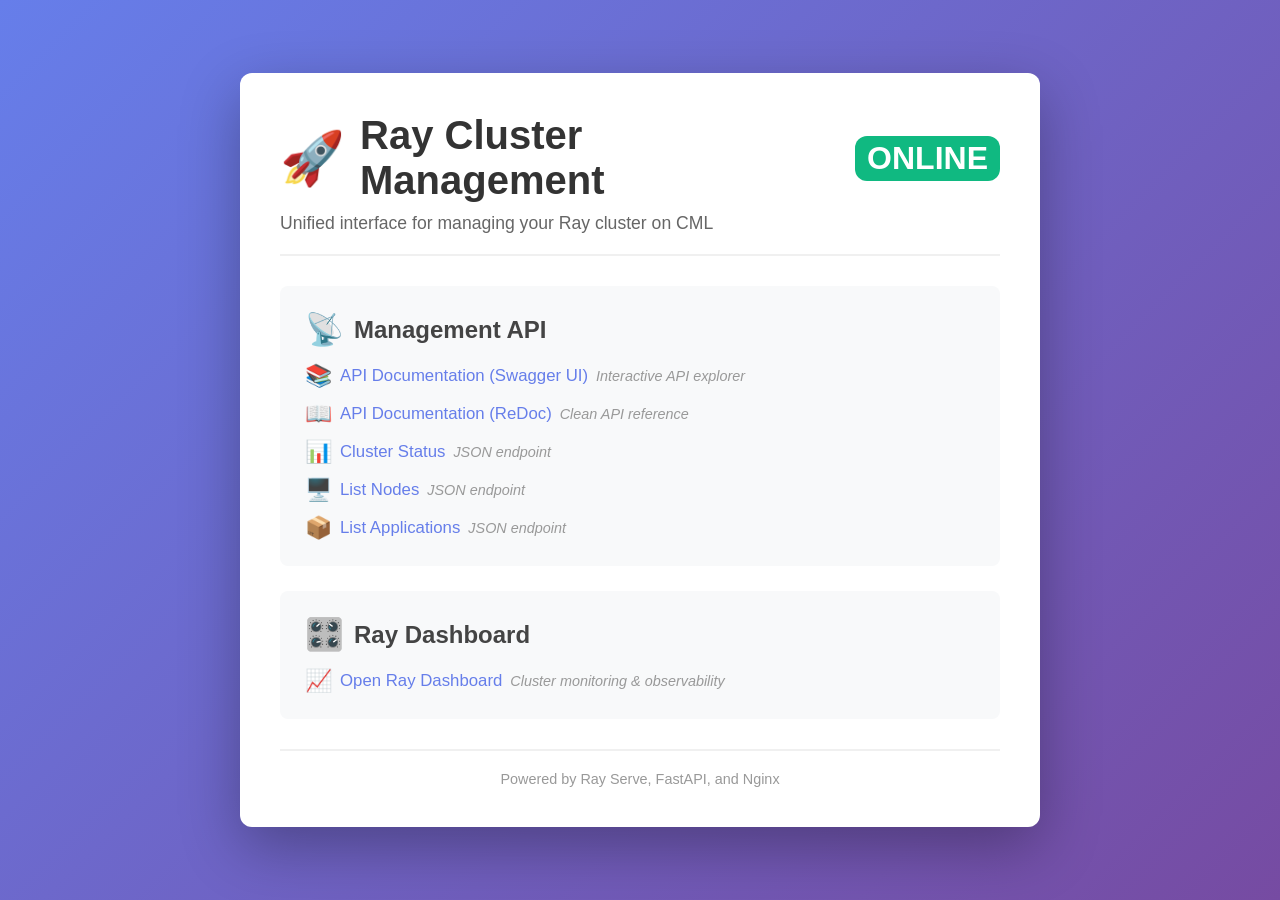
<file: ray_serve_cai/static/index.html>
<!DOCTYPE html>
<html lang="en">
<head>
    <meta charset="UTF-8">
    <meta name="viewport" content="width=device-width, initial-scale=1.0">
    <title>Ray Cluster Management</title>
    <style>
        * {
            margin: 0;
            padding: 0;
            box-sizing: border-box;
        }

        body {
            font-family: -apple-system, BlinkMacSystemFont, 'Segoe UI', Roboto, 'Helvetica Neue', Arial, sans-serif;
            background: linear-gradient(135deg, #667eea 0%, #764ba2 100%);
            min-height: 100vh;
            display: flex;
            align-items: center;
            justify-content: center;
            padding: 20px;
        }

        .container {
            background: white;
            border-radius: 12px;
            box-shadow: 0 20px 60px rgba(0, 0, 0, 0.3);
            max-width: 800px;
            width: 100%;
            padding: 40px;
        }

        h1 {
            color: #333;
            font-size: 2.5em;
            margin-bottom: 10px;
            display: flex;
            align-items: center;
            gap: 15px;
        }

        .subtitle {
            color: #666;
            font-size: 1.1em;
            margin-bottom: 30px;
            padding-bottom: 20px;
            border-bottom: 2px solid #f0f0f0;
        }

        .links {
            display: grid;
            gap: 25px;
        }

        .link-section {
            background: #f8f9fa;
            border-radius: 8px;
            padding: 25px;
            transition: transform 0.2s, box-shadow 0.2s;
        }

        .link-section:hover {
            transform: translateY(-2px);
            box-shadow: 0 4px 12px rgba(0, 0, 0, 0.1);
        }

        .link-section h2 {
            color: #444;
            font-size: 1.5em;
            margin-bottom: 15px;
            display: flex;
            align-items: center;
            gap: 10px;
        }

        .link-list {
            list-style: none;
            display: grid;
            gap: 12px;
        }

        .link-item {
            display: flex;
            align-items: center;
        }

        .link-item a {
            color: #667eea;
            text-decoration: none;
            font-size: 1.05em;
            font-weight: 500;
            display: flex;
            align-items: center;
            gap: 8px;
            transition: color 0.2s;
        }

        .link-item a:hover {
            color: #764ba2;
            text-decoration: underline;
        }

        .icon {
            font-size: 1.3em;
        }

        .description {
            color: #999;
            font-size: 0.9em;
            margin-left: 8px;
            font-style: italic;
        }

        .footer {
            margin-top: 30px;
            padding-top: 20px;
            border-top: 2px solid #f0f0f0;
            text-align: center;
            color: #999;
            font-size: 0.9em;
        }

        .status-badge {
            display: inline-block;
            padding: 4px 12px;
            background: #10b981;
            color: white;
            border-radius: 12px;
            font-size: 0.8em;
            font-weight: 600;
            margin-left: 10px;
        }
    </style>
</head>
<body>
    <div class="container">
        <h1>
            <span class="icon">🚀</span>
            Ray Cluster Management
            <span class="status-badge">ONLINE</span>
        </h1>

        <p class="subtitle">
            Unified interface for managing your Ray cluster on CML
        </p>

        <div class="links">
            <div class="link-section">
                <h2><span class="icon">📡</span> Management API</h2>
                <ul class="link-list">
                    <li class="link-item">
                        <a href="/docs">
                            <span class="icon">📚</span>
                            API Documentation (Swagger UI)
                        </a>
                        <span class="description">Interactive API explorer</span>
                    </li>
                    <li class="link-item">
                        <a href="/redoc">
                            <span class="icon">📖</span>
                            API Documentation (ReDoc)
                        </a>
                        <span class="description">Clean API reference</span>
                    </li>
                    <li class="link-item">
                        <a href="/api/v1/cluster/status">
                            <span class="icon">📊</span>
                            Cluster Status
                        </a>
                        <span class="description">JSON endpoint</span>
                    </li>
                    <li class="link-item">
                        <a href="/api/v1/resources/nodes">
                            <span class="icon">🖥️</span>
                            List Nodes
                        </a>
                        <span class="description">JSON endpoint</span>
                    </li>
                    <li class="link-item">
                        <a href="/api/v1/applications">
                            <span class="icon">📦</span>
                            List Applications
                        </a>
                        <span class="description">JSON endpoint</span>
                    </li>
                </ul>
            </div>

            <div class="link-section">
                <h2><span class="icon">🎛️</span> Ray Dashboard</h2>
                <ul class="link-list">
                    <li class="link-item">
                        <a href="/dashboard/">
                            <span class="icon">📈</span>
                            Open Ray Dashboard
                        </a>
                        <span class="description">Cluster monitoring & observability</span>
                    </li>
                </ul>
            </div>
        </div>

        <div class="footer">
            <p>Powered by Ray Serve, FastAPI, and Nginx</p>
        </div>
    </div>
</body>
</html>
</file>
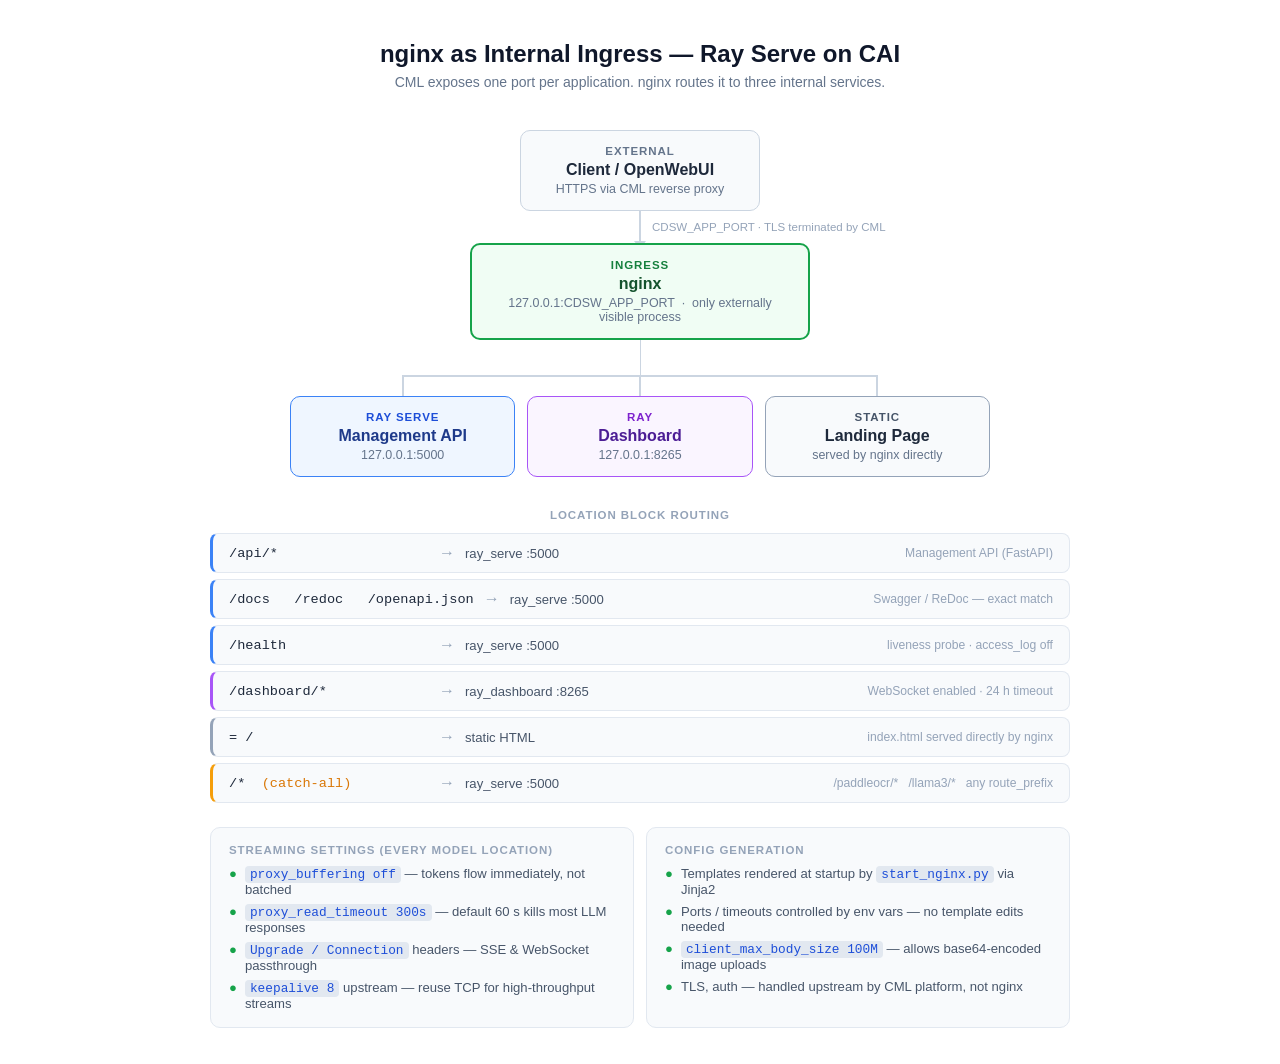
<file: demo_configs/nginx_architecture.html>
<!DOCTYPE html>
<html lang="en">
<head>
<meta charset="UTF-8">
<meta name="viewport" content="width=device-width, initial-scale=1.0">
<title>nginx as Internal Ingress — Ray Serve on CAI</title>
<style>
  * { box-sizing: border-box; margin: 0; padding: 0; }

  body {
    font-family: -apple-system, BlinkMacSystemFont, "Segoe UI", sans-serif;
    background: #ffffff;
    color: #1e293b;
    min-height: 100vh;
    display: flex;
    flex-direction: column;
    align-items: center;
    padding: 40px 24px;
  }

  h1 {
    font-size: 1.5rem;
    font-weight: 700;
    color: #0f172a;
    margin-bottom: 6px;
    text-align: center;
  }
  .subtitle {
    font-size: 0.875rem;
    color: #64748b;
    margin-bottom: 40px;
    text-align: center;
  }

  .diagram {
    width: 100%;
    max-width: 860px;
    display: flex;
    flex-direction: column;
    align-items: center;
  }

  .box {
    border-radius: 10px;
    padding: 14px 22px;
    text-align: center;
    position: relative;
  }
  .box-label {
    font-size: 0.72rem;
    font-weight: 700;
    letter-spacing: 0.08em;
    text-transform: uppercase;
    margin-bottom: 4px;
  }
  .box-title { font-size: 1rem; font-weight: 700; }
  .box-sub   { font-size: 0.78rem; margin-top: 3px; color: #64748b; }

  .box-client {
    background: #f8fafc;
    border: 1.5px solid #cbd5e1;
    width: 240px;
  }
  .box-client .box-label { color: #64748b; }
  .box-client .box-title { color: #1e293b; }

  .box-nginx {
    background: #f0fdf4;
    border: 2px solid #16a34a;
    width: 340px;
  }
  .box-nginx .box-label { color: #15803d; }
  .box-nginx .box-title { color: #14532d; }

  .box-serve {
    background: #eff6ff;
    border: 1.5px solid #3b82f6;
  }
  .box-serve .box-label { color: #1d4ed8; }
  .box-serve .box-title { color: #1e3a8a; }

  .box-dashboard {
    background: #faf5ff;
    border: 1.5px solid #a855f7;
  }
  .box-dashboard .box-label { color: #7e22ce; }
  .box-dashboard .box-title { color: #4c1d95; }

  .box-static {
    background: #f8fafc;
    border: 1.5px solid #94a3b8;
  }
  .box-static .box-label { color: #475569; }
  .box-static .box-title { color: #1e293b; }

  .connector { background: #cbd5e1; }

  .routes-wrapper {
    width: 100%;
    max-width: 860px;
    margin-top: 32px;
  }
  .routes-wrapper h2 {
    font-size: 0.72rem;
    font-weight: 700;
    letter-spacing: 0.08em;
    text-transform: uppercase;
    color: #94a3b8;
    margin-bottom: 12px;
    text-align: center;
  }
  .routes { display: flex; flex-direction: column; gap: 6px; }
  .route-row {
    display: flex;
    align-items: center;
    gap: 10px;
    background: #f8fafc;
    border-radius: 8px;
    padding: 10px 16px;
    border: 1px solid #e2e8f0;
    border-left: 3px solid transparent;
  }
  .route-row.serve  { border-left-color: #3b82f6; }
  .route-row.dash   { border-left-color: #a855f7; }
  .route-row.static { border-left-color: #94a3b8; }
  .route-row.model  { border-left-color: #f59e0b; }

  .route-path {
    font-family: "SF Mono", "Fira Code", monospace;
    font-size: 0.85rem;
    color: #1e293b;
    min-width: 200px;
  }
  .route-arrow { color: #94a3b8; font-size: 1rem; }
  .route-dest  { font-size: 0.82rem; color: #475569; min-width: 180px; }
  .route-note  { font-size: 0.76rem; color: #94a3b8; margin-left: auto; text-align: right; }

  .note-section {
    width: 100%;
    max-width: 860px;
    margin-top: 24px;
    display: grid;
    grid-template-columns: 1fr 1fr;
    gap: 12px;
  }
  .note-card {
    background: #f8fafc;
    border-radius: 10px;
    padding: 16px 18px;
    border: 1px solid #e2e8f0;
  }
  .note-card h3 {
    font-size: 0.72rem;
    font-weight: 700;
    letter-spacing: 0.08em;
    text-transform: uppercase;
    color: #94a3b8;
    margin-bottom: 10px;
  }
  .note-card ul { list-style: none; display: flex; flex-direction: column; gap: 7px; }
  .note-card li { font-size: 0.82rem; color: #475569; display: flex; gap: 8px; }
  .note-card li .dot { color: #16a34a; flex-shrink: 0; }

  code {
    font-family: "SF Mono", "Fira Code", monospace;
    font-size: 0.8rem;
    background: #e2e8f0;
    border-radius: 4px;
    padding: 1px 5px;
    color: #1d4ed8;
  }
</style>
</head>
<body>

<h1>nginx as Internal Ingress — Ray Serve on CAI</h1>
<p class="subtitle">CML exposes one port per application. nginx routes it to three internal services.</p>

<div class="diagram">

  <!-- Client -->
  <div class="box box-client">
    <div class="box-label">External</div>
    <div class="box-title">Client / OpenWebUI</div>
    <div class="box-sub">HTTPS via CML reverse proxy</div>
  </div>

  <!-- Arrow down -->
  <div style="position:relative; height:32px; display:flex; align-items:center; justify-content:center;">
    <div style="width:2px; height:32px; background:#cbd5e1; position:relative;">
      <div style="position:absolute; bottom:-6px; left:50%; transform:translateX(-50%);
                  border-left:6px solid transparent; border-right:6px solid transparent;
                  border-top:8px solid #cbd5e1;"></div>
    </div>
    <span style="position:absolute; left:calc(50% + 12px); font-size:0.72rem; color:#94a3b8; white-space:nowrap;">
      CDSW_APP_PORT · TLS terminated by CML
    </span>
  </div>

  <!-- nginx -->
  <div class="box box-nginx">
    <div class="box-label">Ingress</div>
    <div class="box-title">nginx</div>
    <div class="box-sub">127.0.0.1:CDSW_APP_PORT &nbsp;·&nbsp; only externally visible process</div>
  </div>

  <!-- fan-out -->
  <div style="position:relative; width:100%; max-width:700px; height:36px;">
    <div style="position:absolute; top:0; left:50%; width:1px; height:36px; background:#cbd5e1;"></div>
    <div style="position:absolute; top:35px; left:16%; width:68%; height:2px; background:#cbd5e1;"></div>
  </div>

  <!-- three backends -->
  <div style="display:flex; justify-content:space-between; width:100%; max-width:700px; gap:12px;">

    <div style="display:flex; flex-direction:column; align-items:center; flex:1;">
      <div style="width:2px; height:20px; background:#cbd5e1;"></div>
      <div class="box box-serve" style="width:100%;">
        <div class="box-label">Ray Serve</div>
        <div class="box-title">Management API</div>
        <div class="box-sub">127.0.0.1:5000</div>
      </div>
    </div>

    <div style="display:flex; flex-direction:column; align-items:center; flex:1;">
      <div style="width:2px; height:20px; background:#cbd5e1;"></div>
      <div class="box box-dashboard" style="width:100%;">
        <div class="box-label">Ray</div>
        <div class="box-title">Dashboard</div>
        <div class="box-sub">127.0.0.1:8265</div>
      </div>
    </div>

    <div style="display:flex; flex-direction:column; align-items:center; flex:1;">
      <div style="width:2px; height:20px; background:#cbd5e1;"></div>
      <div class="box box-static" style="width:100%;">
        <div class="box-label">Static</div>
        <div class="box-title">Landing Page</div>
        <div class="box-sub">served by nginx directly</div>
      </div>
    </div>

  </div>

</div>

<!-- Route table -->
<div class="routes-wrapper">
  <h2>Location Block Routing</h2>
  <div class="routes">

    <div class="route-row serve">
      <span class="route-path">/api/*</span>
      <span class="route-arrow">→</span>
      <span class="route-dest">ray_serve :5000</span>
      <span class="route-note">Management API (FastAPI)</span>
    </div>

    <div class="route-row serve">
      <span class="route-path">/docs &nbsp; /redoc &nbsp; /openapi.json</span>
      <span class="route-arrow">→</span>
      <span class="route-dest">ray_serve :5000</span>
      <span class="route-note">Swagger / ReDoc — exact match</span>
    </div>

    <div class="route-row serve">
      <span class="route-path">/health</span>
      <span class="route-arrow">→</span>
      <span class="route-dest">ray_serve :5000</span>
      <span class="route-note">liveness probe · access_log off</span>
    </div>

    <div class="route-row dash">
      <span class="route-path">/dashboard/*</span>
      <span class="route-arrow">→</span>
      <span class="route-dest">ray_dashboard :8265</span>
      <span class="route-note">WebSocket enabled · 24 h timeout</span>
    </div>

    <div class="route-row static">
      <span class="route-path">= /</span>
      <span class="route-arrow">→</span>
      <span class="route-dest">static HTML</span>
      <span class="route-note">index.html served directly by nginx</span>
    </div>

    <div class="route-row model">
      <span class="route-path">/* &nbsp;<span style="color:#d97706;">(catch-all)</span></span>
      <span class="route-arrow">→</span>
      <span class="route-dest">ray_serve :5000</span>
      <span class="route-note">/paddleocr/* &nbsp; /llama3/* &nbsp; any route_prefix</span>
    </div>

  </div>
</div>

<!-- Notes -->
<div class="note-section">

  <div class="note-card">
    <h3>Streaming settings (every model location)</h3>
    <ul>
      <li><span class="dot">●</span><span><code>proxy_buffering off</code> — tokens flow immediately, not batched</span></li>
      <li><span class="dot">●</span><span><code>proxy_read_timeout 300s</code> — default 60 s kills most LLM responses</span></li>
      <li><span class="dot">●</span><span><code>Upgrade / Connection</code> headers — SSE &amp; WebSocket passthrough</span></li>
      <li><span class="dot">●</span><span><code>keepalive 8</code> upstream — reuse TCP for high-throughput streams</span></li>
    </ul>
  </div>

  <div class="note-card">
    <h3>Config generation</h3>
    <ul>
      <li><span class="dot">●</span><span>Templates rendered at startup by <code>start_nginx.py</code> via Jinja2</span></li>
      <li><span class="dot">●</span><span>Ports / timeouts controlled by env vars — no template edits needed</span></li>
      <li><span class="dot">●</span><span><code>client_max_body_size 100M</code> — allows base64-encoded image uploads</span></li>
      <li><span class="dot">●</span><span>TLS, auth — handled upstream by CML platform, not nginx</span></li>
    </ul>
  </div>

</div>

</body>
</html>
</file>
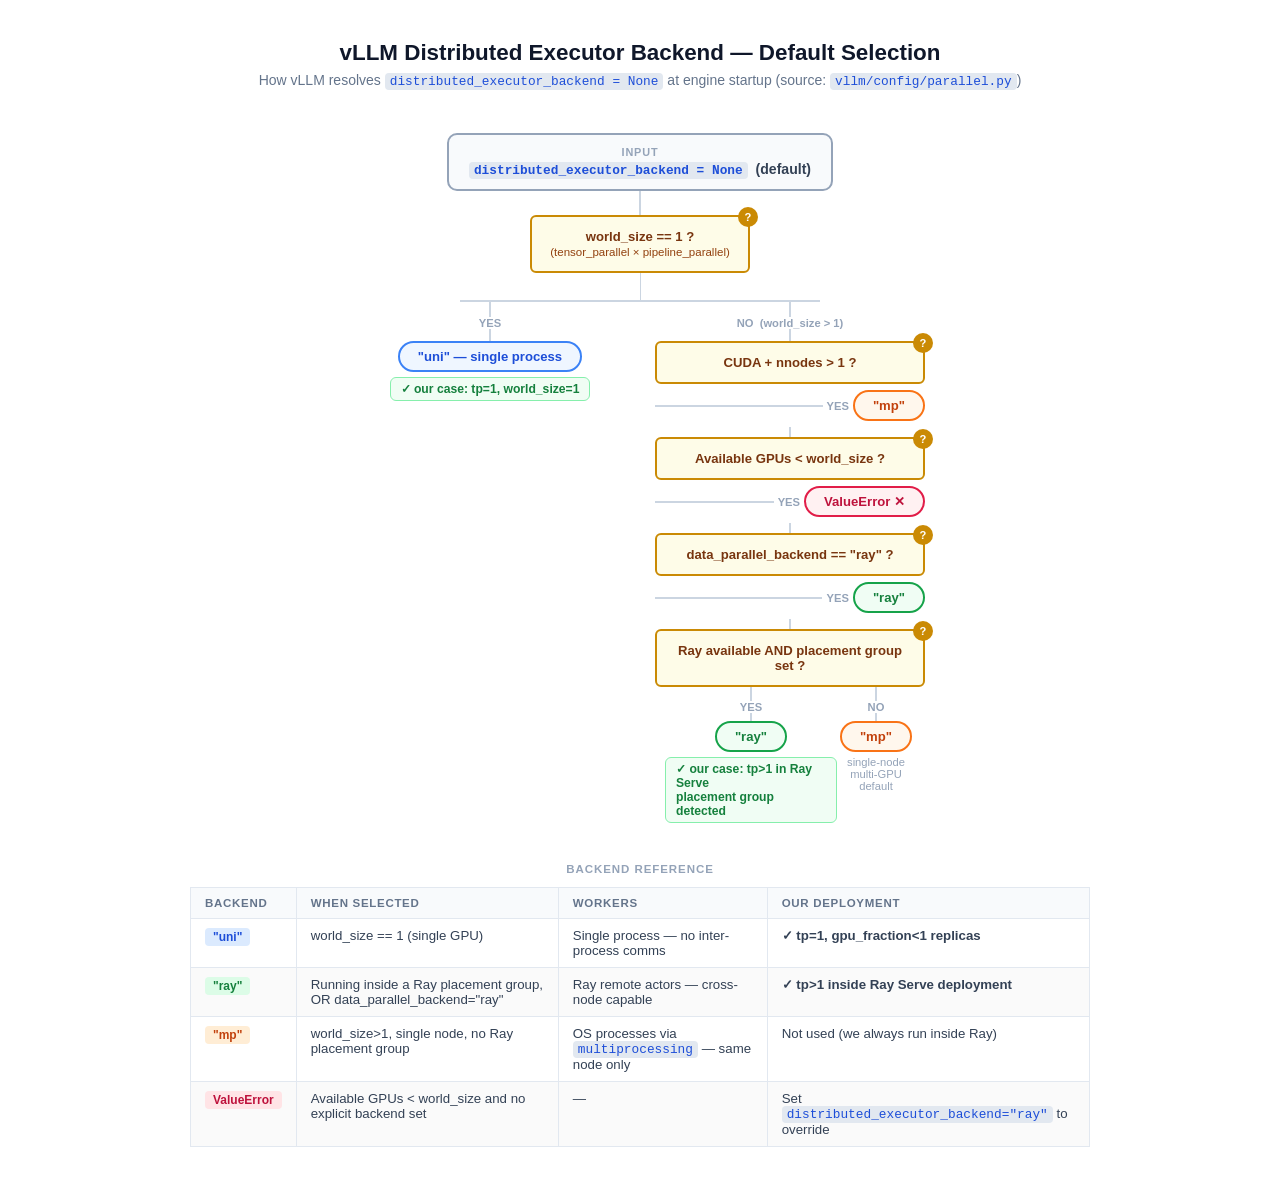
<file: demo_configs/vllm_executor_backend.html>
<!DOCTYPE html>
<html lang="en">
<head>
<meta charset="UTF-8">
<meta name="viewport" content="width=device-width, initial-scale=1.0">
<title>vLLM Distributed Executor Backend — Default Selection</title>
<style>
  * { box-sizing: border-box; margin: 0; padding: 0; }

  body {
    font-family: -apple-system, BlinkMacSystemFont, "Segoe UI", sans-serif;
    background: #ffffff;
    color: #1e293b;
    min-height: 100vh;
    display: flex;
    flex-direction: column;
    align-items: center;
    padding: 40px 24px 60px;
  }

  h1 {
    font-size: 1.4rem;
    font-weight: 700;
    color: #0f172a;
    margin-bottom: 6px;
    text-align: center;
  }
  .subtitle {
    font-size: 0.875rem;
    color: #64748b;
    margin-bottom: 44px;
    text-align: center;
  }

  /* ── tree layout ── */
  .tree {
    width: 100%;
    max-width: 900px;
    display: flex;
    flex-direction: column;
    align-items: center;
    gap: 0;
  }

  /* ── generic node ── */
  .node {
    border-radius: 10px;
    padding: 11px 20px;
    text-align: center;
    font-size: 0.88rem;
    font-weight: 600;
    position: relative;
    white-space: nowrap;
  }

  /* entry point */
  .node-entry {
    background: #f8fafc;
    border: 2px solid #94a3b8;
    color: #334155;
    min-width: 300px;
  }
  .node-entry .tag {
    display: block;
    font-size: 0.68rem;
    font-weight: 700;
    letter-spacing: 0.08em;
    text-transform: uppercase;
    color: #94a3b8;
    margin-bottom: 3px;
  }

  /* decision diamond */
  .diamond-wrap {
    display: flex;
    flex-direction: column;
    align-items: center;
  }
  .diamond {
    width: 220px;
    padding: 12px 16px;
    background: #fefce8;
    border: 2px solid #ca8a04;
    border-radius: 6px;
    color: #78350f;
    font-size: 0.82rem;
    font-weight: 600;
    text-align: center;
    position: relative;
  }
  .diamond::before {
    content: "?";
    position: absolute;
    top: -10px;
    right: -10px;
    width: 20px;
    height: 20px;
    background: #ca8a04;
    color: #fff;
    border-radius: 50%;
    font-size: 0.7rem;
    display: flex;
    align-items: center;
    justify-content: center;
    font-weight: 700;
  }

  /* outcome pill */
  .outcome {
    border-radius: 20px;
    padding: 6px 18px;
    font-size: 0.82rem;
    font-weight: 700;
    border: 2px solid;
  }
  .outcome-uni   { background: #eff6ff; border-color: #3b82f6; color: #1d4ed8; }
  .outcome-mp    { background: #fff7ed; border-color: #f97316; color: #c2410c; }
  .outcome-ray   { background: #f0fdf4; border-color: #16a34a; color: #15803d; }
  .outcome-error { background: #fff1f2; border-color: #e11d48; color: #be123c; }

  /* connector lines */
  .vline {
    width: 2px;
    background: #cbd5e1;
  }
  .hline {
    height: 2px;
    background: #cbd5e1;
  }

  /* branch label */
  .branch-label {
    font-size: 0.7rem;
    font-weight: 600;
    color: #94a3b8;
    padding: 0 4px;
  }

  /* branch row */
  .branch-row {
    display: flex;
    align-items: flex-start;
    width: 100%;
    max-width: 900px;
    gap: 0;
  }
  .branch-col {
    display: flex;
    flex-direction: column;
    align-items: center;
    flex: 1;
    gap: 0;
  }

  /* ── our deployment note ── */
  .our-note {
    display: inline-flex;
    align-items: center;
    gap: 6px;
    background: #f0fdf4;
    border: 1px solid #86efac;
    border-radius: 6px;
    padding: 4px 10px;
    font-size: 0.76rem;
    color: #15803d;
    font-weight: 600;
    margin-top: 5px;
  }

  /* ── summary table ── */
  .summary {
    width: 100%;
    max-width: 900px;
    margin-top: 40px;
  }
  .summary h2 {
    font-size: 0.72rem;
    font-weight: 700;
    letter-spacing: 0.08em;
    text-transform: uppercase;
    color: #94a3b8;
    margin-bottom: 12px;
    text-align: center;
  }
  table {
    width: 100%;
    border-collapse: collapse;
    font-size: 0.83rem;
  }
  th {
    background: #f8fafc;
    border: 1px solid #e2e8f0;
    padding: 9px 14px;
    text-align: left;
    font-size: 0.72rem;
    font-weight: 700;
    letter-spacing: 0.06em;
    text-transform: uppercase;
    color: #64748b;
  }
  td {
    border: 1px solid #e2e8f0;
    padding: 9px 14px;
    color: #334155;
    vertical-align: top;
  }
  tr:nth-child(even) td { background: #fafafa; }
  td.highlight { font-weight: 700; }

  code {
    font-family: "SF Mono", "Fira Code", monospace;
    font-size: 0.8rem;
    background: #e2e8f0;
    border-radius: 4px;
    padding: 1px 5px;
    color: #1d4ed8;
  }

  .badge {
    display: inline-block;
    border-radius: 4px;
    padding: 2px 8px;
    font-size: 0.75rem;
    font-weight: 700;
  }
  .badge-uni   { background: #dbeafe; color: #1d4ed8; }
  .badge-mp    { background: #ffedd5; color: #c2410c; }
  .badge-ray   { background: #dcfce7; color: #15803d; }
  .badge-err   { background: #ffe4e6; color: #be123c; }
</style>
</head>
<body>

<h1>vLLM Distributed Executor Backend — Default Selection</h1>
<p class="subtitle">
  How vLLM resolves <code>distributed_executor_backend = None</code> at engine startup
  (source: <code>vllm/config/parallel.py</code>)
</p>

<!-- ════════════════════════════════════════════════════════ TREE -->
<div class="tree">

  <!-- Entry -->
  <div class="node node-entry">
    <span class="tag">input</span>
    <code>distributed_executor_backend = None</code> &nbsp;(default)
  </div>
  <div class="vline" style="height:24px;"></div>

  <!-- Decision 1: world_size -->
  <div class="diamond-wrap">
    <div class="diamond">world_size == 1 ?<br><span style="font-size:0.72rem;font-weight:400;color:#92400e;">(tensor_parallel × pipeline_parallel)</span></div>
  </div>

  <!-- Branch: YES / NO -->
  <div style="position:relative; width:100%; max-width:600px; height:28px;">
    <div style="position:absolute; top:0; left:50%; width:1px; height:28px; background:#cbd5e1;"></div>
    <div style="position:absolute; top:27px; left:20%; width:60%; height:2px; background:#cbd5e1;"></div>
  </div>

  <div style="display:flex; justify-content:space-between; width:100%; max-width:600px;">

    <!-- YES branch -->
    <div style="display:flex;flex-direction:column;align-items:center;flex:1;">
      <div style="width:2px;height:16px;background:#cbd5e1;"></div>
      <span class="branch-label">YES</span>
      <div style="width:2px;height:12px;background:#cbd5e1;"></div>
      <div class="outcome outcome-uni">"uni" — single process</div>
      <div class="our-note">✓ our case: tp=1, world_size=1</div>
    </div>

    <!-- NO branch -->
    <div style="display:flex;flex-direction:column;align-items:center;flex:1;">
      <div style="width:2px;height:16px;background:#cbd5e1;"></div>
      <span class="branch-label">NO &nbsp;(world_size &gt; 1)</span>
      <div style="width:2px;height:12px;background:#cbd5e1;"></div>

      <!-- sub-decisions -->
      <div style="display:flex;flex-direction:column;align-items:center;gap:0;width:100%;">

        <!-- sub 1: nnodes > 1 -->
        <div class="diamond" style="width:270px;">CUDA + nnodes &gt; 1 ?</div>
        <div style="display:flex;align-items:center;gap:0;width:270px;">
          <div style="flex:1;height:2px;background:#cbd5e1;"></div>
          <span class="branch-label">YES</span>
          <div class="outcome outcome-mp" style="margin:6px 0;">"mp"</div>
        </div>
        <div style="width:2px;height:10px;background:#cbd5e1;"></div>

        <!-- sub 2: gpu count < world_size -->
        <div class="diamond" style="width:270px;">Available GPUs &lt; world_size ?</div>
        <div style="display:flex;align-items:center;gap:0;width:270px;">
          <div style="flex:1;height:2px;background:#cbd5e1;"></div>
          <span class="branch-label">YES</span>
          <div class="outcome outcome-error" style="margin:6px 0;">ValueError ✕</div>
        </div>
        <div style="width:2px;height:10px;background:#cbd5e1;"></div>

        <!-- sub 3: data_parallel_backend == ray -->
        <div class="diamond" style="width:270px;">data_parallel_backend == "ray" ?</div>
        <div style="display:flex;align-items:center;gap:0;width:270px;">
          <div style="flex:1;height:2px;background:#cbd5e1;"></div>
          <span class="branch-label">YES</span>
          <div class="outcome outcome-ray" style="margin:6px 0;">"ray"</div>
        </div>
        <div style="width:2px;height:10px;background:#cbd5e1;"></div>

        <!-- sub 4: Ray available + placement group -->
        <div class="diamond" style="width:270px;">Ray available AND placement group set ?</div>
        <div style="display:flex;justify-content:space-between;align-items:flex-start;width:270px;padding:0 10px;">
          <div style="display:flex;flex-direction:column;align-items:center;">
            <div style="width:2px;height:14px;background:#cbd5e1;"></div>
            <span class="branch-label">YES</span>
            <div style="width:2px;height:8px;background:#cbd5e1;"></div>
            <div class="outcome outcome-ray">"ray"</div>
            <div class="our-note">✓ our case: tp&gt;1 in Ray Serve<br>placement group detected</div>
          </div>
          <div style="display:flex;flex-direction:column;align-items:center;">
            <div style="width:2px;height:14px;background:#cbd5e1;"></div>
            <span class="branch-label">NO</span>
            <div style="width:2px;height:8px;background:#cbd5e1;"></div>
            <div class="outcome outcome-mp">"mp"</div>
            <div style="font-size:0.7rem;color:#94a3b8;margin-top:4px;text-align:center;">single-node<br>multi-GPU default</div>
          </div>
        </div>

      </div>
    </div>

  </div>

</div>
<!-- end tree -->

<!-- ════════════════════════════════════════════════════════ TABLE -->
<div class="summary">
  <h2>Backend reference</h2>
  <table>
    <thead>
      <tr>
        <th>Backend</th>
        <th>When selected</th>
        <th>Workers</th>
        <th>Our deployment</th>
      </tr>
    </thead>
    <tbody>
      <tr>
        <td><span class="badge badge-uni">"uni"</span></td>
        <td>world_size == 1 (single GPU)</td>
        <td>Single process — no inter-process comms</td>
        <td class="highlight">✓ tp=1, gpu_fraction&lt;1 replicas</td>
      </tr>
      <tr>
        <td><span class="badge badge-ray">"ray"</span></td>
        <td>Running inside a Ray placement group, OR data_parallel_backend="ray"</td>
        <td>Ray remote actors — cross-node capable</td>
        <td class="highlight">✓ tp&gt;1 inside Ray Serve deployment</td>
      </tr>
      <tr>
        <td><span class="badge badge-mp">"mp"</span></td>
        <td>world_size&gt;1, single node, no Ray placement group</td>
        <td>OS processes via <code>multiprocessing</code> — same node only</td>
        <td>Not used (we always run inside Ray)</td>
      </tr>
      <tr>
        <td><span class="badge badge-err">ValueError</span></td>
        <td>Available GPUs &lt; world_size and no explicit backend set</td>
        <td>—</td>
        <td>Set <code>distributed_executor_backend="ray"</code> to override</td>
      </tr>
    </tbody>
  </table>
</div>

</body>
</html>
</file>
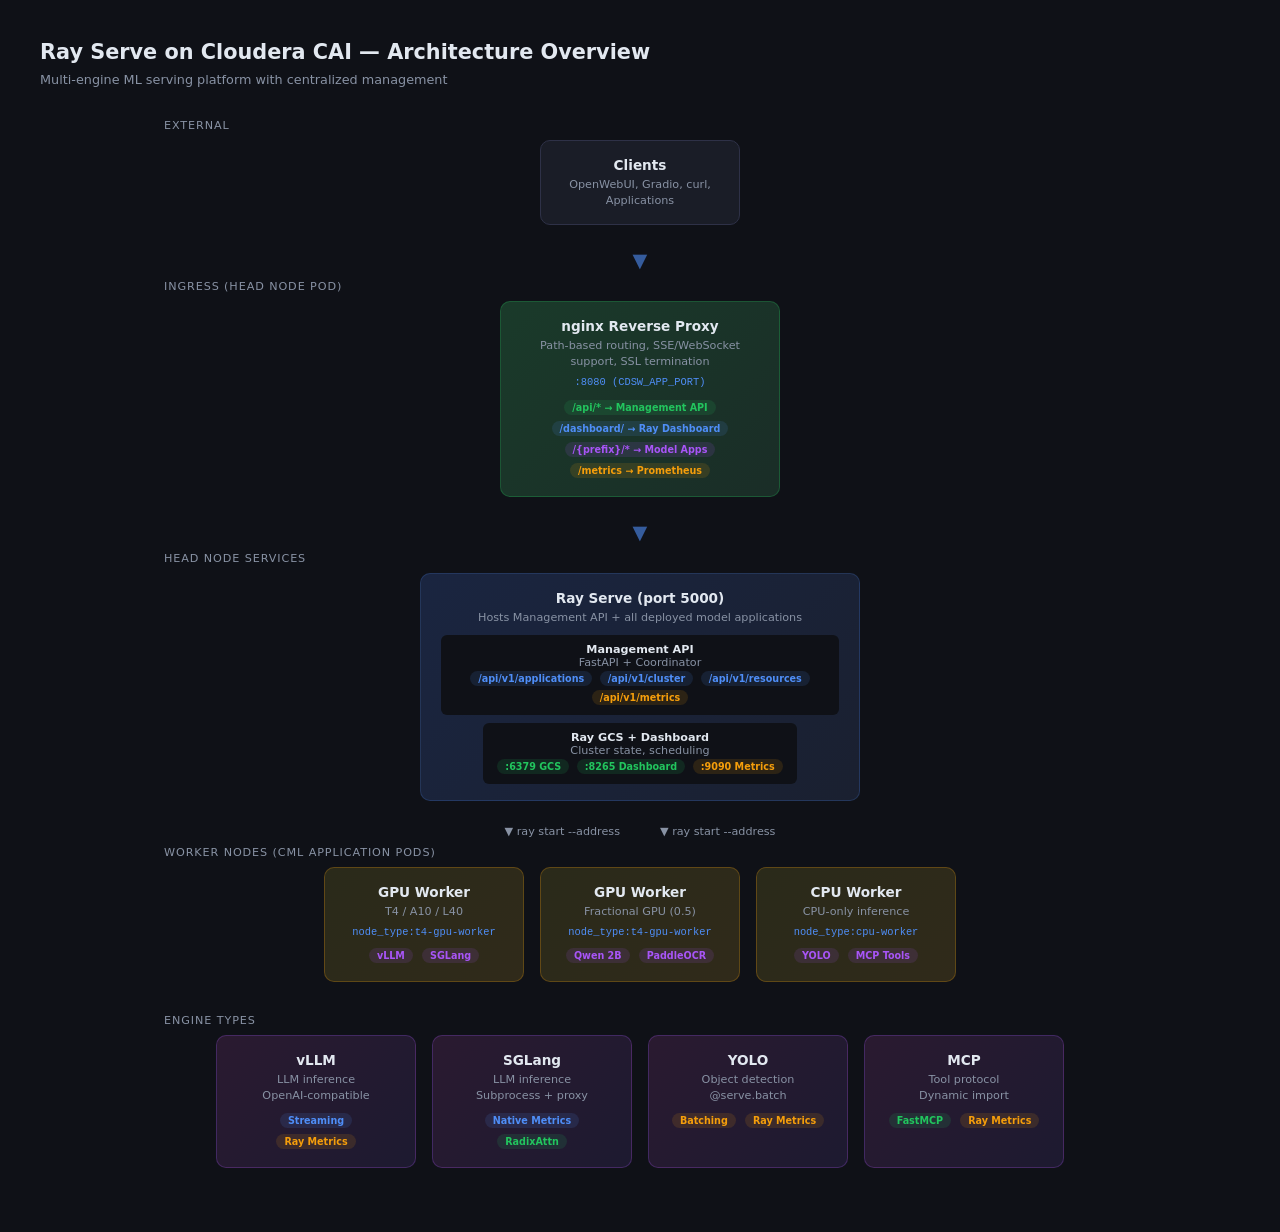
<file: docs/blog/figures/architecture-overview.html>
<!DOCTYPE html>
<html lang="en">
<head>
<meta charset="UTF-8">
<title>Ray Serve CAI — Architecture Overview</title>
<style>
*{margin:0;padding:0;box-sizing:border-box}
body{background:#0f1117;color:#e2e8f0;font-family:Inter,system-ui,sans-serif;padding:40px;min-height:100vh}
h1{font-size:1.3rem;font-weight:600;margin-bottom:8px;color:#e2e8f0}
.subtitle{font-size:.8rem;color:#8892a4;margin-bottom:32px}
.diagram{position:relative;width:960px;margin:0 auto}
.layer{margin-bottom:24px}
.layer-label{font-size:.7rem;text-transform:uppercase;letter-spacing:.08em;color:#8892a4;margin-bottom:8px;padding-left:4px}
.row{display:flex;gap:16px;justify-content:center}
.box{border-radius:10px;padding:16px 20px;text-align:center;position:relative;transition:transform .15s,box-shadow .15s;cursor:default}
.box:hover{transform:translateY(-2px);box-shadow:0 8px 24px rgba(0,0,0,.4)}
.box .title{font-size:.85rem;font-weight:600;margin-bottom:4px}
.box .desc{font-size:.7rem;color:#8892a4;line-height:1.4}
.box .port{font-size:.65rem;color:#4f8ef7;margin-top:6px;font-family:monospace}
.client{background:#1a1d27;border:1px solid #2e3147;width:200px}
.nginx{background:linear-gradient(135deg,#1a3a2a,#1a2d27);border:1px solid #22c55e40;width:280px}
.api{background:linear-gradient(135deg,#1a2540,#1a1d40);border:1px solid #4f8ef740;flex:1;max-width:280px}
.engine{background:linear-gradient(135deg,#2a1a30,#1d1a30);border:1px solid #a855f740;flex:1;max-width:200px}
.worker{background:linear-gradient(135deg,#2a2a1a,#302a1a);border:1px solid #f59e0b40;flex:1;max-width:200px}
.head{background:linear-gradient(135deg,#1a2540,#1a2030);border:1px solid #4f8ef730;flex:1;max-width:440px}
.arrow{text-align:center;color:#4f8ef7;font-size:1.2rem;margin:8px 0;opacity:.6}
.badge{display:inline-block;font-size:.6rem;padding:2px 8px;border-radius:99px;font-weight:600;margin:2px}
.b-green{background:#22c55e20;color:#22c55e}
.b-blue{background:#4f8ef720;color:#4f8ef7}
.b-purple{background:#a855f720;color:#a855f7}
.b-orange{background:#f59e0b20;color:#f59e0b}
.b-red{background:#ef444420;color:#ef4444}
.connector{display:flex;justify-content:center;gap:40px;margin:8px 0}
.connector span{color:#8892a4;font-size:.7rem}
</style>
</head>
<body>
<h1>Ray Serve on Cloudera CAI — Architecture Overview</h1>
<p class="subtitle">Multi-engine ML serving platform with centralized management</p>

<div class="diagram">

<div class="layer">
<div class="layer-label">External</div>
<div class="row">
<div class="box client">
<div class="title">Clients</div>
<div class="desc">OpenWebUI, Gradio, curl, Applications</div>
</div>
</div>
</div>

<div class="arrow">&#x25BC;</div>

<div class="layer">
<div class="layer-label">Ingress (Head Node Pod)</div>
<div class="row">
<div class="box nginx">
<div class="title">nginx Reverse Proxy</div>
<div class="desc">Path-based routing, SSE/WebSocket support, SSL termination</div>
<div class="port">:8080 (CDSW_APP_PORT)</div>
<div style="margin-top:8px">
<span class="badge b-green">/api/* &rarr; Management API</span>
<span class="badge b-blue">/dashboard/ &rarr; Ray Dashboard</span>
<span class="badge b-purple">/{prefix}/* &rarr; Model Apps</span>
<span class="badge b-orange">/metrics &rarr; Prometheus</span>
</div>
</div>
</div>
</div>

<div class="arrow">&#x25BC;</div>

<div class="layer">
<div class="layer-label">Head Node Services</div>
<div class="row">
<div class="box head">
<div class="title">Ray Serve (port 5000)</div>
<div class="desc">Hosts Management API + all deployed model applications</div>
<div style="margin-top:10px;display:flex;gap:8px;justify-content:center;flex-wrap:wrap">
<div style="background:#0f1117;border-radius:6px;padding:8px 12px;font-size:.7rem">
<b>Management API</b><br>
<span style="color:#8892a4">FastAPI + Coordinator</span><br>
<span class="badge b-blue">/api/v1/applications</span>
<span class="badge b-blue">/api/v1/cluster</span>
<span class="badge b-blue">/api/v1/resources</span>
<span class="badge b-orange">/api/v1/metrics</span>
</div>
<div style="background:#0f1117;border-radius:6px;padding:8px 12px;font-size:.7rem">
<b>Ray GCS + Dashboard</b><br>
<span style="color:#8892a4">Cluster state, scheduling</span><br>
<span class="badge b-green">:6379 GCS</span>
<span class="badge b-green">:8265 Dashboard</span>
<span class="badge b-orange">:9090 Metrics</span>
</div>
</div>
</div>
</div>
</div>

<div class="connector">
<span>&#x25BC; ray start --address</span>
<span>&#x25BC; ray start --address</span>
</div>

<div class="layer">
<div class="layer-label">Worker Nodes (CML Application Pods)</div>
<div class="row">
<div class="box worker">
<div class="title">GPU Worker</div>
<div class="desc">T4 / A10 / L40</div>
<div class="port">node_type:t4-gpu-worker</div>
<div style="margin-top:6px">
<span class="badge b-purple">vLLM</span>
<span class="badge b-purple">SGLang</span>
</div>
</div>
<div class="box worker">
<div class="title">GPU Worker</div>
<div class="desc">Fractional GPU (0.5)</div>
<div class="port">node_type:t4-gpu-worker</div>
<div style="margin-top:6px">
<span class="badge b-purple">Qwen 2B</span>
<span class="badge b-purple">PaddleOCR</span>
</div>
</div>
<div class="box worker">
<div class="title">CPU Worker</div>
<div class="desc">CPU-only inference</div>
<div class="port">node_type:cpu-worker</div>
<div style="margin-top:6px">
<span class="badge b-purple">YOLO</span>
<span class="badge b-purple">MCP Tools</span>
</div>
</div>
</div>
</div>

<div class="layer" style="margin-top:32px">
<div class="layer-label">Engine Types</div>
<div class="row">
<div class="box engine">
<div class="title">vLLM</div>
<div class="desc">LLM inference<br>OpenAI-compatible</div>
<div style="margin-top:6px">
<span class="badge b-blue">Streaming</span>
<span class="badge b-orange">Ray Metrics</span>
</div>
</div>
<div class="box engine">
<div class="title">SGLang</div>
<div class="desc">LLM inference<br>Subprocess + proxy</div>
<div style="margin-top:6px">
<span class="badge b-blue">Native Metrics</span>
<span class="badge b-green">RadixAttn</span>
</div>
</div>
<div class="box engine">
<div class="title">YOLO</div>
<div class="desc">Object detection<br>@serve.batch</div>
<div style="margin-top:6px">
<span class="badge b-orange">Batching</span>
<span class="badge b-orange">Ray Metrics</span>
</div>
</div>
<div class="box engine">
<div class="title">MCP</div>
<div class="desc">Tool protocol<br>Dynamic import</div>
<div style="margin-top:6px">
<span class="badge b-green">FastMCP</span>
<span class="badge b-orange">Ray Metrics</span>
</div>
</div>
</div>
</div>

</div>
</body>
</html>
</file>
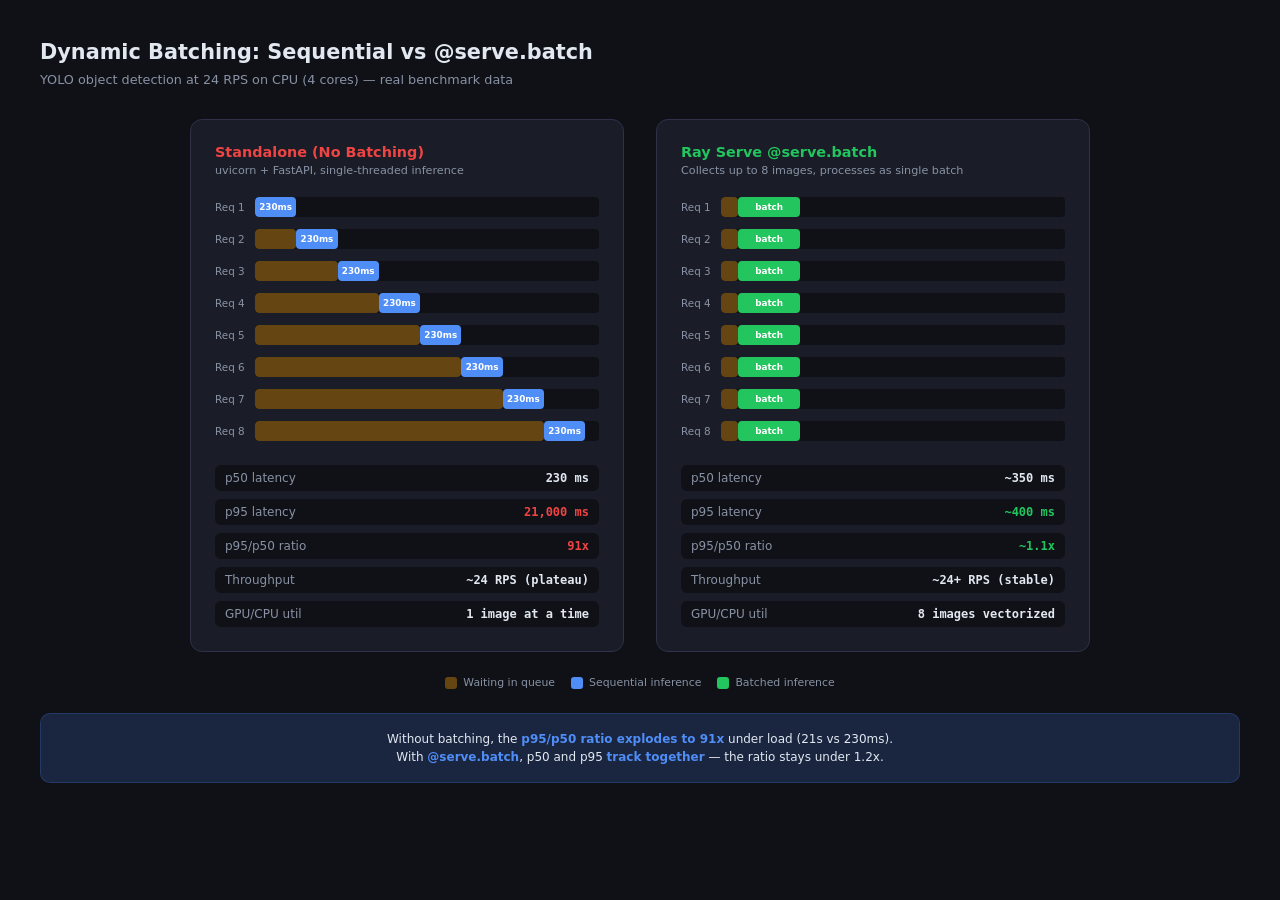
<file: docs/blog/figures/batching-comparison.html>
<!DOCTYPE html>
<html lang="en">
<head>
<meta charset="UTF-8">
<title>Dynamic Batching Comparison</title>
<style>
*{margin:0;padding:0;box-sizing:border-box}
body{background:#0f1117;color:#e2e8f0;font-family:Inter,system-ui,sans-serif;padding:40px;min-height:100vh}
h1{font-size:1.3rem;font-weight:600;margin-bottom:8px}
.subtitle{font-size:.8rem;color:#8892a4;margin-bottom:32px}
.comparison{display:flex;gap:32px;width:900px;margin:0 auto}
.panel{flex:1;background:#1a1d27;border-radius:12px;padding:24px;border:1px solid #2e3147}
.panel-title{font-size:.9rem;font-weight:700;margin-bottom:4px}
.panel-sub{font-size:.7rem;color:#8892a4;margin-bottom:16px}
.bad .panel-title{color:#ef4444}
.good .panel-title{color:#22c55e}
.timeline{position:relative;margin:16px 0}
.timeline-row{display:flex;align-items:center;height:28px;margin-bottom:4px}
.timeline-label{width:40px;font-size:.65rem;color:#8892a4;flex-shrink:0}
.timeline-bar-bg{flex:1;background:#0f1117;border-radius:4px;height:20px;position:relative;overflow:hidden}
.timeline-bar{height:100%;border-radius:4px;position:absolute;left:0;display:flex;align-items:center;justify-content:center;font-size:.55rem;font-weight:600;color:#fff}
.bar-wait{background:#f59e0b60}
.bar-run{background:#4f8ef7}
.bar-batch{background:#22c55e}
.stats{margin-top:20px;display:flex;flex-direction:column;gap:8px}
.stat{display:flex;justify-content:space-between;font-size:.75rem;padding:6px 10px;background:#0f1117;border-radius:6px}
.stat .label{color:#8892a4}
.stat .value{font-weight:600;font-family:monospace}
.stat .bad-val{color:#ef4444}
.stat .good-val{color:#22c55e}
.legend{display:flex;gap:16px;margin-top:24px;justify-content:center}
.legend-item{display:flex;align-items:center;gap:6px;font-size:.68rem;color:#8892a4}
.legend-color{width:12px;height:12px;border-radius:3px}
.highlight{background:#1a2540;border:1px solid #4f8ef730;border-radius:10px;padding:16px;margin-top:24px;font-size:.75rem;line-height:1.5;text-align:center}
.highlight b{color:#4f8ef7}
</style>
</head>
<body>
<h1>Dynamic Batching: Sequential vs @serve.batch</h1>
<p class="subtitle">YOLO object detection at 24 RPS on CPU (4 cores) &mdash; real benchmark data</p>

<div class="comparison">

<div class="panel bad">
<div class="panel-title">Standalone (No Batching)</div>
<div class="panel-sub">uvicorn + FastAPI, single-threaded inference</div>

<div class="timeline">
<div class="timeline-row"><div class="timeline-label">Req 1</div><div class="timeline-bar-bg"><div class="timeline-bar bar-run" style="width:12%;left:0">230ms</div></div></div>
<div class="timeline-row"><div class="timeline-label">Req 2</div><div class="timeline-bar-bg"><div class="timeline-bar bar-wait" style="width:12%;left:0"></div><div class="timeline-bar bar-run" style="width:12%;left:12%">230ms</div></div></div>
<div class="timeline-row"><div class="timeline-label">Req 3</div><div class="timeline-bar-bg"><div class="timeline-bar bar-wait" style="width:24%;left:0"></div><div class="timeline-bar bar-run" style="width:12%;left:24%">230ms</div></div></div>
<div class="timeline-row"><div class="timeline-label">Req 4</div><div class="timeline-bar-bg"><div class="timeline-bar bar-wait" style="width:36%;left:0"></div><div class="timeline-bar bar-run" style="width:12%;left:36%">230ms</div></div></div>
<div class="timeline-row"><div class="timeline-label">Req 5</div><div class="timeline-bar-bg"><div class="timeline-bar bar-wait" style="width:48%;left:0"></div><div class="timeline-bar bar-run" style="width:12%;left:48%">230ms</div></div></div>
<div class="timeline-row"><div class="timeline-label">Req 6</div><div class="timeline-bar-bg"><div class="timeline-bar bar-wait" style="width:60%;left:0"></div><div class="timeline-bar bar-run" style="width:12%;left:60%">230ms</div></div></div>
<div class="timeline-row"><div class="timeline-label">Req 7</div><div class="timeline-bar-bg"><div class="timeline-bar bar-wait" style="width:72%;left:0"></div><div class="timeline-bar bar-run" style="width:12%;left:72%">230ms</div></div></div>
<div class="timeline-row"><div class="timeline-label">Req 8</div><div class="timeline-bar-bg"><div class="timeline-bar bar-wait" style="width:84%;left:0"></div><div class="timeline-bar bar-run" style="width:12%;left:84%">230ms</div></div></div>
</div>

<div class="stats">
<div class="stat"><span class="label">p50 latency</span><span class="value">230 ms</span></div>
<div class="stat"><span class="label">p95 latency</span><span class="value bad-val">21,000 ms</span></div>
<div class="stat"><span class="label">p95/p50 ratio</span><span class="value bad-val">91x</span></div>
<div class="stat"><span class="label">Throughput</span><span class="value">~24 RPS (plateau)</span></div>
<div class="stat"><span class="label">GPU/CPU util</span><span class="value">1 image at a time</span></div>
</div>
</div>

<div class="panel good">
<div class="panel-title">Ray Serve @serve.batch</div>
<div class="panel-sub">Collects up to 8 images, processes as single batch</div>

<div class="timeline">
<div class="timeline-row"><div class="timeline-label">Req 1</div><div class="timeline-bar-bg"><div class="timeline-bar bar-wait" style="width:5%;left:0"></div><div class="timeline-bar bar-batch" style="width:18%;left:5%">batch</div></div></div>
<div class="timeline-row"><div class="timeline-label">Req 2</div><div class="timeline-bar-bg"><div class="timeline-bar bar-wait" style="width:5%;left:0"></div><div class="timeline-bar bar-batch" style="width:18%;left:5%">batch</div></div></div>
<div class="timeline-row"><div class="timeline-label">Req 3</div><div class="timeline-bar-bg"><div class="timeline-bar bar-wait" style="width:5%;left:0"></div><div class="timeline-bar bar-batch" style="width:18%;left:5%">batch</div></div></div>
<div class="timeline-row"><div class="timeline-label">Req 4</div><div class="timeline-bar-bg"><div class="timeline-bar bar-wait" style="width:5%;left:0"></div><div class="timeline-bar bar-batch" style="width:18%;left:5%">batch</div></div></div>
<div class="timeline-row"><div class="timeline-label">Req 5</div><div class="timeline-bar-bg"><div class="timeline-bar bar-wait" style="width:5%;left:0"></div><div class="timeline-bar bar-batch" style="width:18%;left:5%">batch</div></div></div>
<div class="timeline-row"><div class="timeline-label">Req 6</div><div class="timeline-bar-bg"><div class="timeline-bar bar-wait" style="width:5%;left:0"></div><div class="timeline-bar bar-batch" style="width:18%;left:5%">batch</div></div></div>
<div class="timeline-row"><div class="timeline-label">Req 7</div><div class="timeline-bar-bg"><div class="timeline-bar bar-wait" style="width:5%;left:0"></div><div class="timeline-bar bar-batch" style="width:18%;left:5%">batch</div></div></div>
<div class="timeline-row"><div class="timeline-label">Req 8</div><div class="timeline-bar-bg"><div class="timeline-bar bar-wait" style="width:5%;left:0"></div><div class="timeline-bar bar-batch" style="width:18%;left:5%">batch</div></div></div>
</div>

<div class="stats">
<div class="stat"><span class="label">p50 latency</span><span class="value">~350 ms</span></div>
<div class="stat"><span class="label">p95 latency</span><span class="value good-val">~400 ms</span></div>
<div class="stat"><span class="label">p95/p50 ratio</span><span class="value good-val">~1.1x</span></div>
<div class="stat"><span class="label">Throughput</span><span class="value">~24+ RPS (stable)</span></div>
<div class="stat"><span class="label">GPU/CPU util</span><span class="value">8 images vectorized</span></div>
</div>
</div>

</div>

<div class="legend">
<div class="legend-item"><div class="legend-color" style="background:#f59e0b60"></div>Waiting in queue</div>
<div class="legend-item"><div class="legend-color" style="background:#4f8ef7"></div>Sequential inference</div>
<div class="legend-item"><div class="legend-color" style="background:#22c55e"></div>Batched inference</div>
</div>

<div class="highlight">
Without batching, the <b>p95/p50 ratio explodes to 91x</b> under load (21s vs 230ms).<br>
With <b>@serve.batch</b>, p50 and p95 <b>track together</b> &mdash; the ratio stays under 1.2x.
</div>

</body>
</html>
</file>
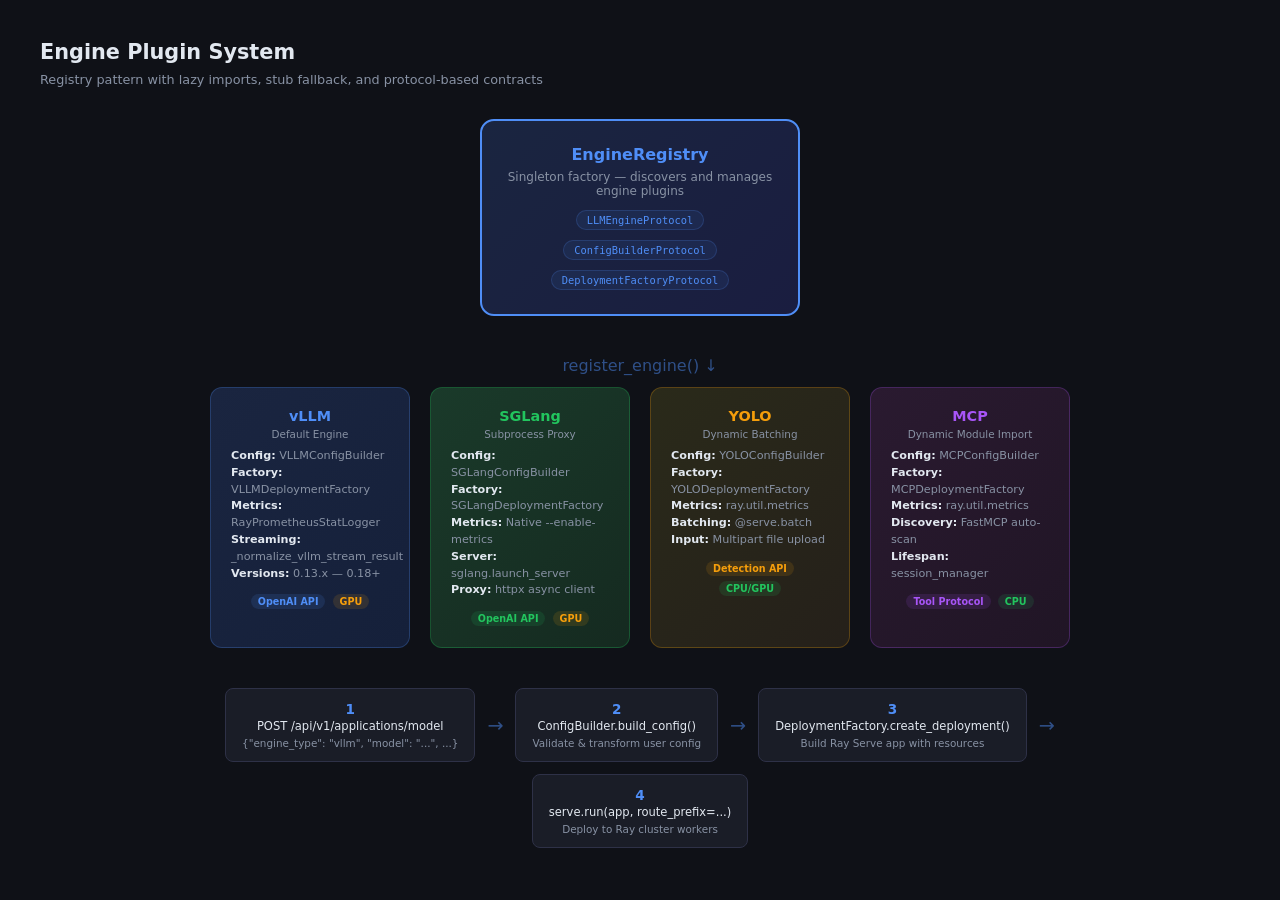
<file: docs/blog/figures/engine-plugin-system.html>
<!DOCTYPE html>
<html lang="en">
<head>
<meta charset="UTF-8">
<title>Engine Plugin System</title>
<style>
*{margin:0;padding:0;box-sizing:border-box}
body{background:#0f1117;color:#e2e8f0;font-family:Inter,system-ui,sans-serif;padding:40px;min-height:100vh}
h1{font-size:1.3rem;font-weight:600;margin-bottom:8px}
.subtitle{font-size:.8rem;color:#8892a4;margin-bottom:32px}
.diagram{width:900px;margin:0 auto;position:relative}
.center-box{background:linear-gradient(135deg,#1a2540,#1a1d40);border:2px solid #4f8ef7;border-radius:14px;padding:24px;text-align:center;width:320px;margin:0 auto 40px}
.center-box .title{font-size:1rem;font-weight:700;color:#4f8ef7}
.center-box .desc{font-size:.75rem;color:#8892a4;margin-top:6px}
.protocols{display:flex;gap:10px;justify-content:center;margin-top:12px;flex-wrap:wrap}
.proto{font-size:.65rem;font-family:monospace;padding:3px 10px;border-radius:99px;background:#4f8ef715;color:#4f8ef7;border:1px solid #4f8ef730}
.engines{display:flex;gap:20px;justify-content:center;flex-wrap:wrap}
.engine{border-radius:12px;padding:20px;width:200px;text-align:center;transition:transform .15s,box-shadow .15s;cursor:default}
.engine:hover{transform:translateY(-3px);box-shadow:0 8px 24px rgba(0,0,0,.4)}
.engine .name{font-size:.9rem;font-weight:700;margin-bottom:4px}
.engine .type{font-size:.65rem;color:#8892a4;margin-bottom:8px}
.engine .detail{font-size:.7rem;color:#8892a4;line-height:1.5;text-align:left}
.engine .detail b{color:#e2e8f0}
.tag{display:inline-block;font-size:.6rem;padding:2px 7px;border-radius:99px;font-weight:600;margin:1px}
.vllm{background:linear-gradient(135deg,#1a2540,#15203a);border:1px solid #4f8ef740}
.vllm .name{color:#4f8ef7}
.sglang{background:linear-gradient(135deg,#1a3a2a,#152a20);border:1px solid #22c55e40}
.sglang .name{color:#22c55e}
.yolo{background:linear-gradient(135deg,#2a2a1a,#25201a);border:1px solid #f59e0b40}
.yolo .name{color:#f59e0b}
.mcp{background:linear-gradient(135deg,#2a1a30,#201525);border:1px solid #a855f740}
.mcp .name{color:#a855f7}
.arrow-down{text-align:center;color:#4f8ef7;font-size:1rem;margin:12px 0;opacity:.5}
.flow{display:flex;gap:12px;justify-content:center;margin-top:32px;flex-wrap:wrap}
.flow-step{background:#1a1d27;border:1px solid #2e3147;border-radius:8px;padding:12px 16px;font-size:.72rem;text-align:center;min-width:160px}
.flow-step .num{color:#4f8ef7;font-weight:700;font-size:.85rem}
.flow-step .label{color:#e2e8f0;margin-top:2px}
.flow-step .sub{color:#8892a4;font-size:.65rem;margin-top:4px}
.flow-arrow{color:#4f8ef7;font-size:1.2rem;display:flex;align-items:center;opacity:.5}
</style>
</head>
<body>
<h1>Engine Plugin System</h1>
<p class="subtitle">Registry pattern with lazy imports, stub fallback, and protocol-based contracts</p>

<div class="diagram">

<div class="center-box">
<div class="title">EngineRegistry</div>
<div class="desc">Singleton factory — discovers and manages engine plugins</div>
<div class="protocols">
<span class="proto">LLMEngineProtocol</span>
<span class="proto">ConfigBuilderProtocol</span>
<span class="proto">DeploymentFactoryProtocol</span>
</div>
</div>

<div class="arrow-down">register_engine() &darr;</div>

<div class="engines">
<div class="engine vllm">
<div class="name">vLLM</div>
<div class="type">Default Engine</div>
<div class="detail">
<b>Config:</b> VLLMConfigBuilder<br>
<b>Factory:</b> VLLMDeploymentFactory<br>
<b>Metrics:</b> RayPrometheusStatLogger<br>
<b>Streaming:</b> _normalize_vllm_stream_result<br>
<b>Versions:</b> 0.13.x &mdash; 0.18+
</div>
<div style="margin-top:8px">
<span class="tag" style="background:#4f8ef720;color:#4f8ef7">OpenAI API</span>
<span class="tag" style="background:#f59e0b20;color:#f59e0b">GPU</span>
</div>
</div>

<div class="engine sglang">
<div class="name">SGLang</div>
<div class="type">Subprocess Proxy</div>
<div class="detail">
<b>Config:</b> SGLangConfigBuilder<br>
<b>Factory:</b> SGLangDeploymentFactory<br>
<b>Metrics:</b> Native --enable-metrics<br>
<b>Server:</b> sglang.launch_server<br>
<b>Proxy:</b> httpx async client
</div>
<div style="margin-top:8px">
<span class="tag" style="background:#22c55e20;color:#22c55e">OpenAI API</span>
<span class="tag" style="background:#f59e0b20;color:#f59e0b">GPU</span>
</div>
</div>

<div class="engine yolo">
<div class="name">YOLO</div>
<div class="type">Dynamic Batching</div>
<div class="detail">
<b>Config:</b> YOLOConfigBuilder<br>
<b>Factory:</b> YOLODeploymentFactory<br>
<b>Metrics:</b> ray.util.metrics<br>
<b>Batching:</b> @serve.batch<br>
<b>Input:</b> Multipart file upload
</div>
<div style="margin-top:8px">
<span class="tag" style="background:#f59e0b20;color:#f59e0b">Detection API</span>
<span class="tag" style="background:#22c55e20;color:#22c55e">CPU/GPU</span>
</div>
</div>

<div class="engine mcp">
<div class="name">MCP</div>
<div class="type">Dynamic Module Import</div>
<div class="detail">
<b>Config:</b> MCPConfigBuilder<br>
<b>Factory:</b> MCPDeploymentFactory<br>
<b>Metrics:</b> ray.util.metrics<br>
<b>Discovery:</b> FastMCP auto-scan<br>
<b>Lifespan:</b> session_manager
</div>
<div style="margin-top:8px">
<span class="tag" style="background:#a855f720;color:#a855f7">Tool Protocol</span>
<span class="tag" style="background:#22c55e20;color:#22c55e">CPU</span>
</div>
</div>
</div>

<div class="flow" style="margin-top:40px">
<div class="flow-step">
<div class="num">1</div>
<div class="label">POST /api/v1/applications/model</div>
<div class="sub">{"engine_type": "vllm", "model": "...", ...}</div>
</div>
<span class="flow-arrow">&rarr;</span>
<div class="flow-step">
<div class="num">2</div>
<div class="label">ConfigBuilder.build_config()</div>
<div class="sub">Validate &amp; transform user config</div>
</div>
<span class="flow-arrow">&rarr;</span>
<div class="flow-step">
<div class="num">3</div>
<div class="label">DeploymentFactory.create_deployment()</div>
<div class="sub">Build Ray Serve app with resources</div>
</div>
<span class="flow-arrow">&rarr;</span>
<div class="flow-step">
<div class="num">4</div>
<div class="label">serve.run(app, route_prefix=...)</div>
<div class="sub">Deploy to Ray cluster workers</div>
</div>
</div>

</div>
</body>
</html>
</file>
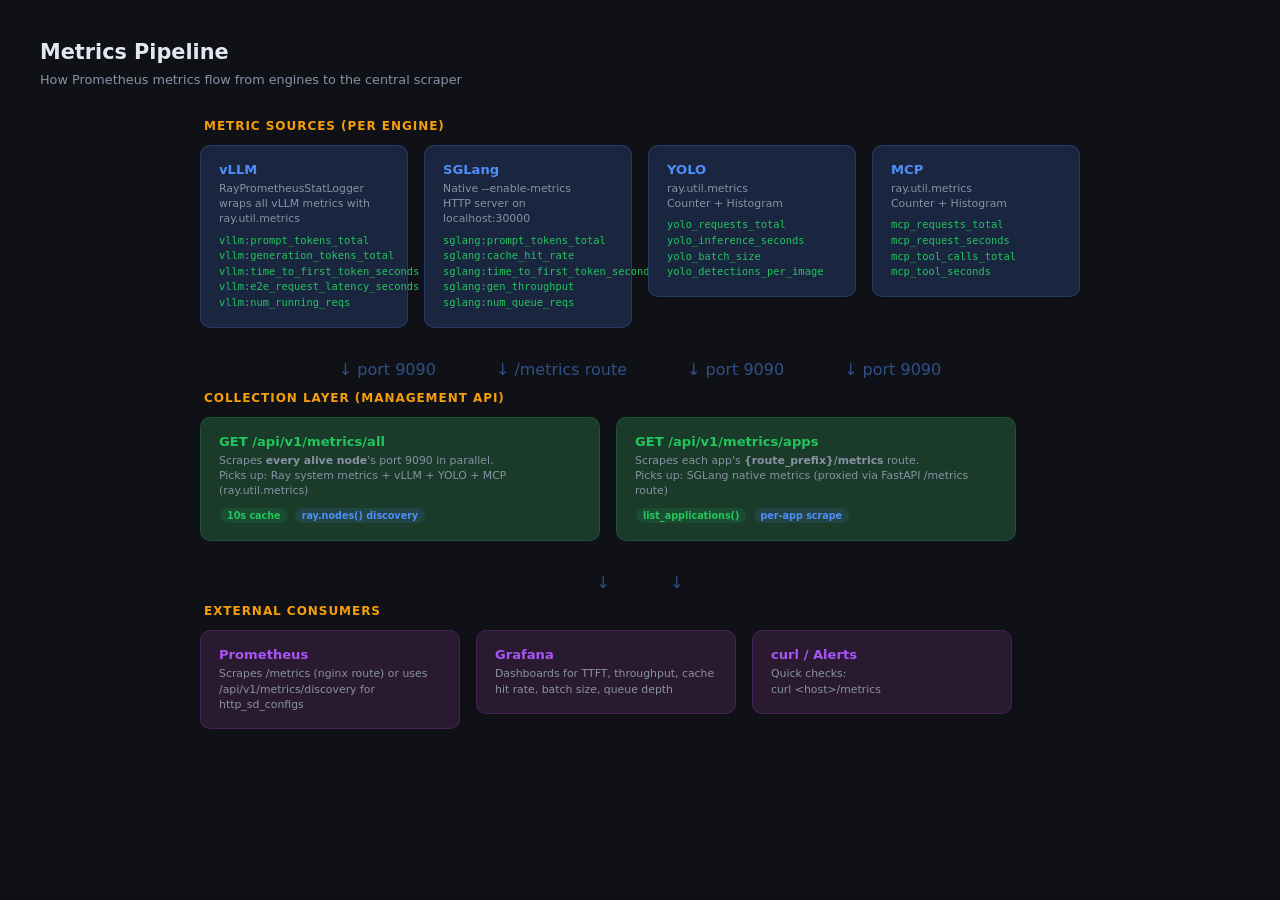
<file: docs/blog/figures/metrics-pipeline.html>
<!DOCTYPE html>
<html lang="en">
<head>
<meta charset="UTF-8">
<title>Metrics Pipeline</title>
<style>
*{margin:0;padding:0;box-sizing:border-box}
body{background:#0f1117;color:#e2e8f0;font-family:Inter,system-ui,sans-serif;padding:40px;min-height:100vh}
h1{font-size:1.3rem;font-weight:600;margin-bottom:8px}
.subtitle{font-size:.8rem;color:#8892a4;margin-bottom:32px}
.diagram{width:880px;margin:0 auto}
.section{margin-bottom:32px}
.section-title{font-size:.75rem;text-transform:uppercase;letter-spacing:.08em;color:#f59e0b;font-weight:600;margin-bottom:12px;padding-left:4px}
.row{display:flex;gap:16px;align-items:flex-start;flex-wrap:wrap}
.box{border-radius:10px;padding:16px 18px;flex:1;min-width:180px;max-width:260px;transition:transform .15s}
.box:hover{transform:translateY(-2px)}
.box .title{font-size:.82rem;font-weight:600;margin-bottom:4px}
.box .desc{font-size:.68rem;color:#8892a4;line-height:1.4}
.box .metric{font-size:.65rem;font-family:monospace;color:#22c55e;margin-top:6px;line-height:1.5}
.source{background:#1a2540;border:1px solid #4f8ef730}
.source .title{color:#4f8ef7}
.collector{background:#1a3a2a;border:1px solid #22c55e30}
.collector .title{color:#22c55e}
.output{background:#2a1a30;border:1px solid #a855f730}
.output .title{color:#a855f7}
.arrow-row{display:flex;justify-content:center;gap:60px;margin:12px 0;color:#4f8ef7;font-size:1rem;opacity:.5}
.pipe{text-align:center;font-size:.7rem;color:#8892a4;margin:16px 0;padding:8px;border:1px dashed #2e3147;border-radius:8px}
.tag{display:inline-block;font-size:.6rem;padding:2px 7px;border-radius:99px;font-weight:600;margin:1px}
</style>
</head>
<body>
<h1>Metrics Pipeline</h1>
<p class="subtitle">How Prometheus metrics flow from engines to the central scraper</p>

<div class="diagram">

<div class="section">
<div class="section-title">Metric Sources (per engine)</div>
<div class="row">
<div class="box source">
<div class="title">vLLM</div>
<div class="desc">RayPrometheusStatLogger<br>wraps all vLLM metrics with ray.util.metrics</div>
<div class="metric">
vllm:prompt_tokens_total<br>
vllm:generation_tokens_total<br>
vllm:time_to_first_token_seconds<br>
vllm:e2e_request_latency_seconds<br>
vllm:num_running_reqs
</div>
</div>
<div class="box source">
<div class="title">SGLang</div>
<div class="desc">Native --enable-metrics<br>HTTP server on localhost:30000</div>
<div class="metric">
sglang:prompt_tokens_total<br>
sglang:cache_hit_rate<br>
sglang:time_to_first_token_seconds<br>
sglang:gen_throughput<br>
sglang:num_queue_reqs
</div>
</div>
<div class="box source">
<div class="title">YOLO</div>
<div class="desc">ray.util.metrics<br>Counter + Histogram</div>
<div class="metric">
yolo_requests_total<br>
yolo_inference_seconds<br>
yolo_batch_size<br>
yolo_detections_per_image
</div>
</div>
<div class="box source">
<div class="title">MCP</div>
<div class="desc">ray.util.metrics<br>Counter + Histogram</div>
<div class="metric">
mcp_requests_total<br>
mcp_request_seconds<br>
mcp_tool_calls_total<br>
mcp_tool_seconds
</div>
</div>
</div>
</div>

<div class="arrow-row">
<span>&darr; port 9090</span>
<span>&darr; /metrics route</span>
<span>&darr; port 9090</span>
<span>&darr; port 9090</span>
</div>

<div class="section">
<div class="section-title">Collection Layer (Management API)</div>
<div class="row">
<div class="box collector" style="max-width:400px">
<div class="title">GET /api/v1/metrics/all</div>
<div class="desc">Scrapes <b>every alive node</b>'s port 9090 in parallel.<br>Picks up: Ray system metrics + vLLM + YOLO + MCP (ray.util.metrics)</div>
<div style="margin-top:6px">
<span class="tag" style="background:#22c55e20;color:#22c55e">10s cache</span>
<span class="tag" style="background:#4f8ef720;color:#4f8ef7">ray.nodes() discovery</span>
</div>
</div>
<div class="box collector" style="max-width:400px">
<div class="title">GET /api/v1/metrics/apps</div>
<div class="desc">Scrapes each app's <b>{route_prefix}/metrics</b> route.<br>Picks up: SGLang native metrics (proxied via FastAPI /metrics route)</div>
<div style="margin-top:6px">
<span class="tag" style="background:#22c55e20;color:#22c55e">list_applications()</span>
<span class="tag" style="background:#4f8ef720;color:#4f8ef7">per-app scrape</span>
</div>
</div>
</div>
</div>

<div class="arrow-row">
<span>&darr;</span>
<span>&darr;</span>
</div>

<div class="section">
<div class="section-title">External Consumers</div>
<div class="row">
<div class="box output">
<div class="title">Prometheus</div>
<div class="desc">Scrapes /metrics (nginx route) or uses /api/v1/metrics/discovery for http_sd_configs</div>
</div>
<div class="box output">
<div class="title">Grafana</div>
<div class="desc">Dashboards for TTFT, throughput, cache hit rate, batch size, queue depth</div>
</div>
<div class="box output">
<div class="title">curl / Alerts</div>
<div class="desc">Quick checks:<br>curl &lt;host&gt;/metrics</div>
</div>
</div>
</div>

</div>
</body>
</html>
</file>
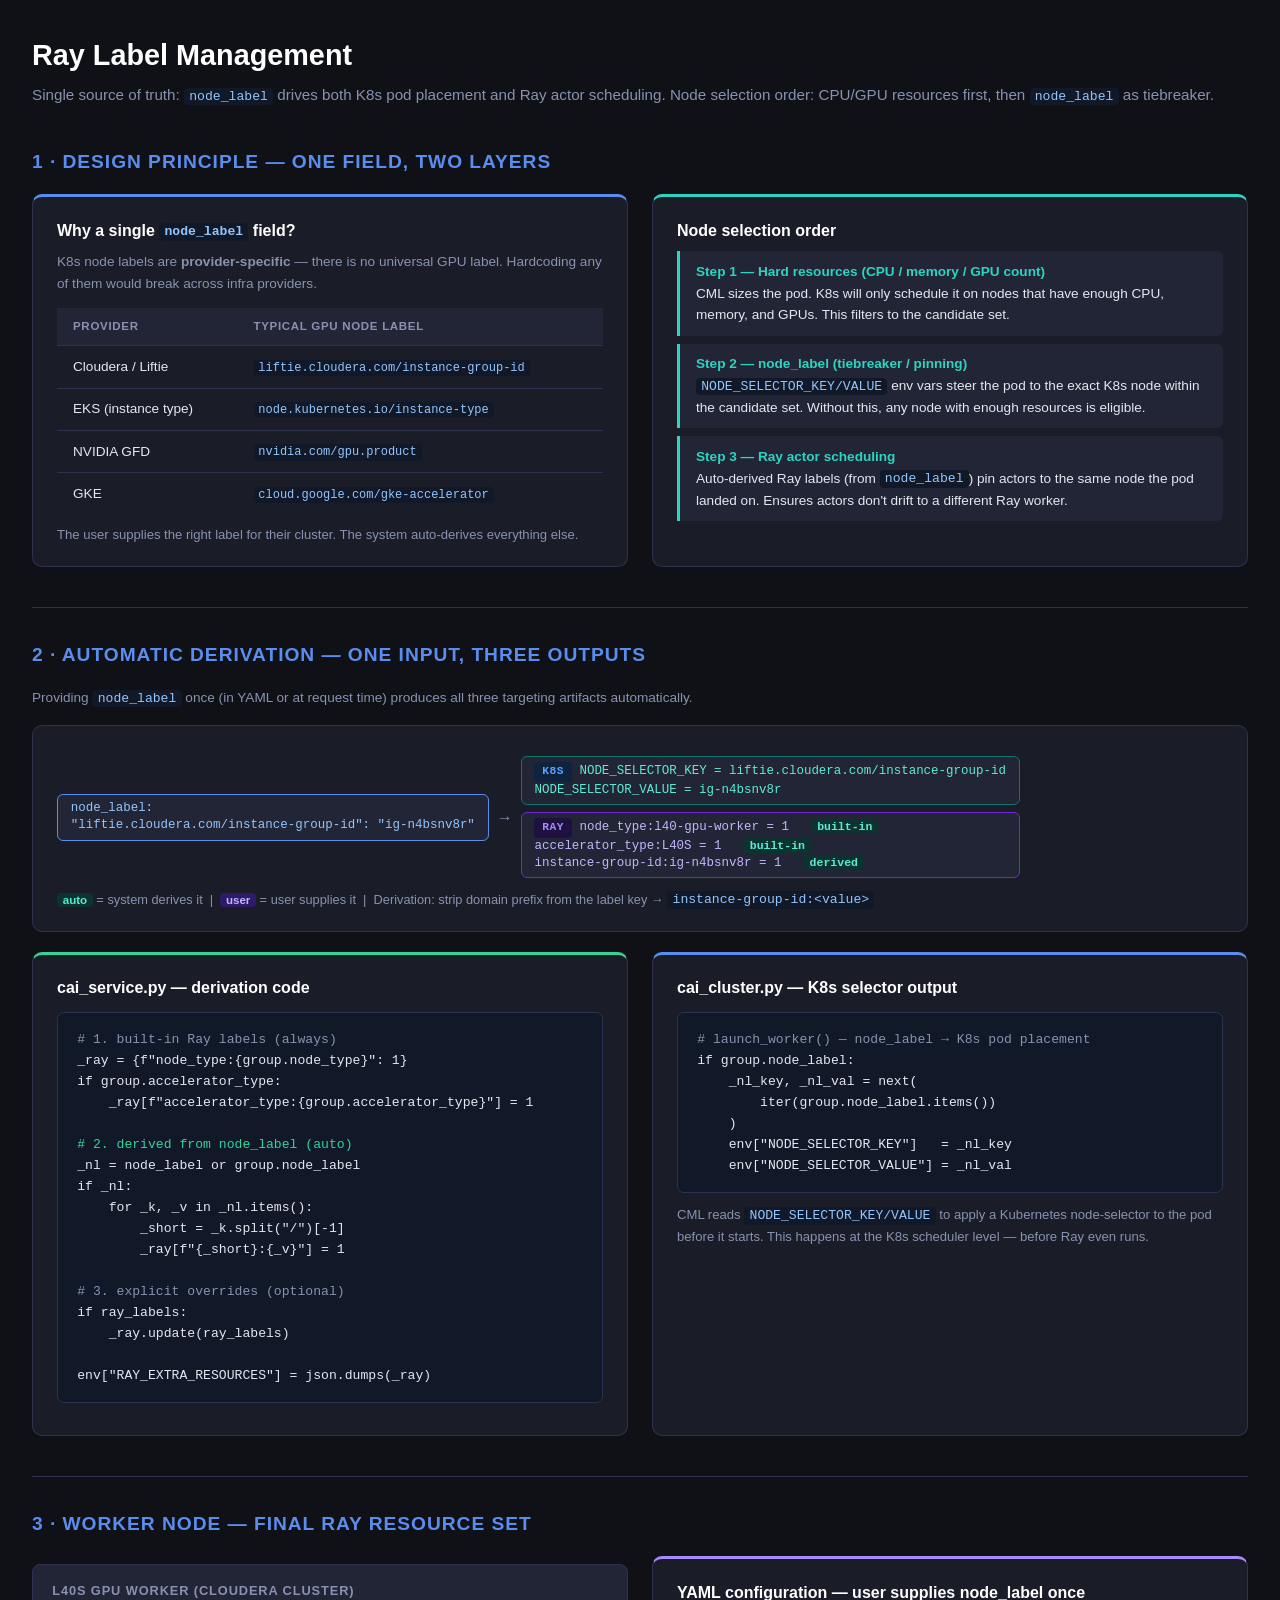
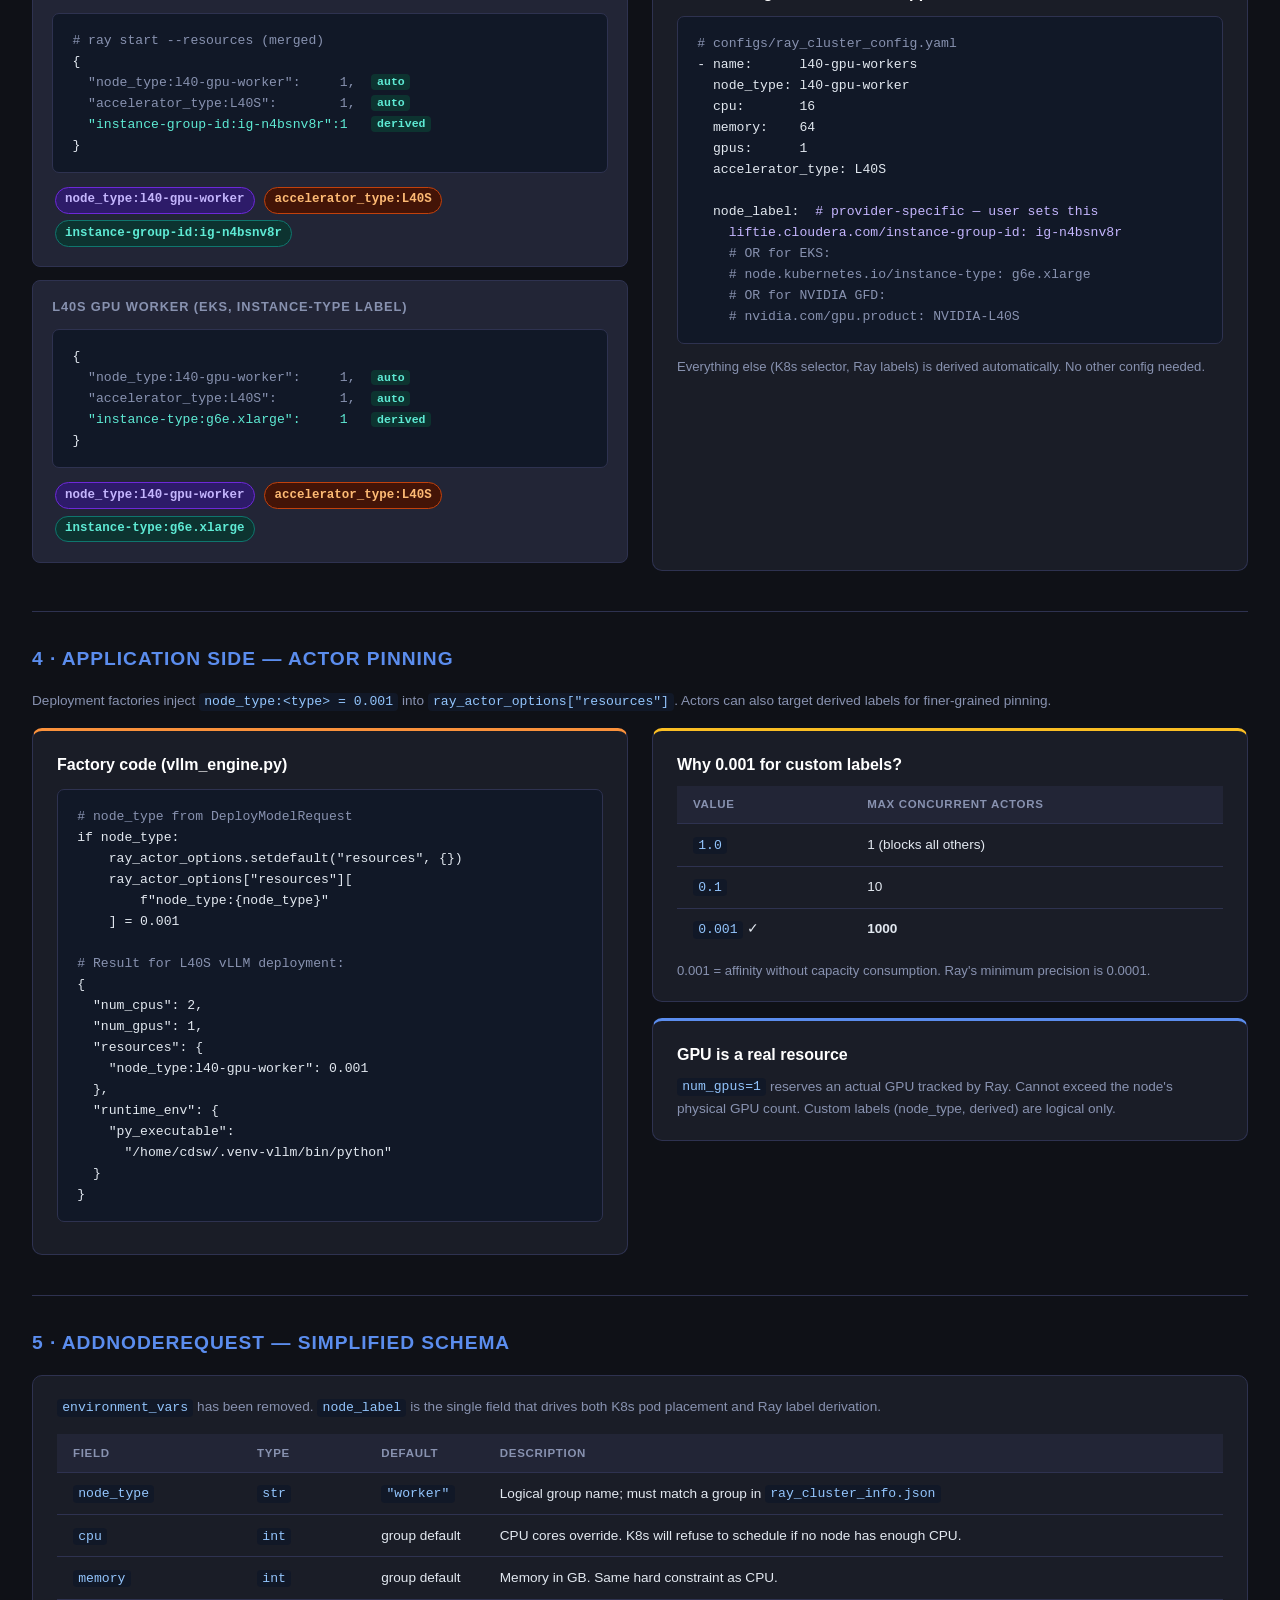
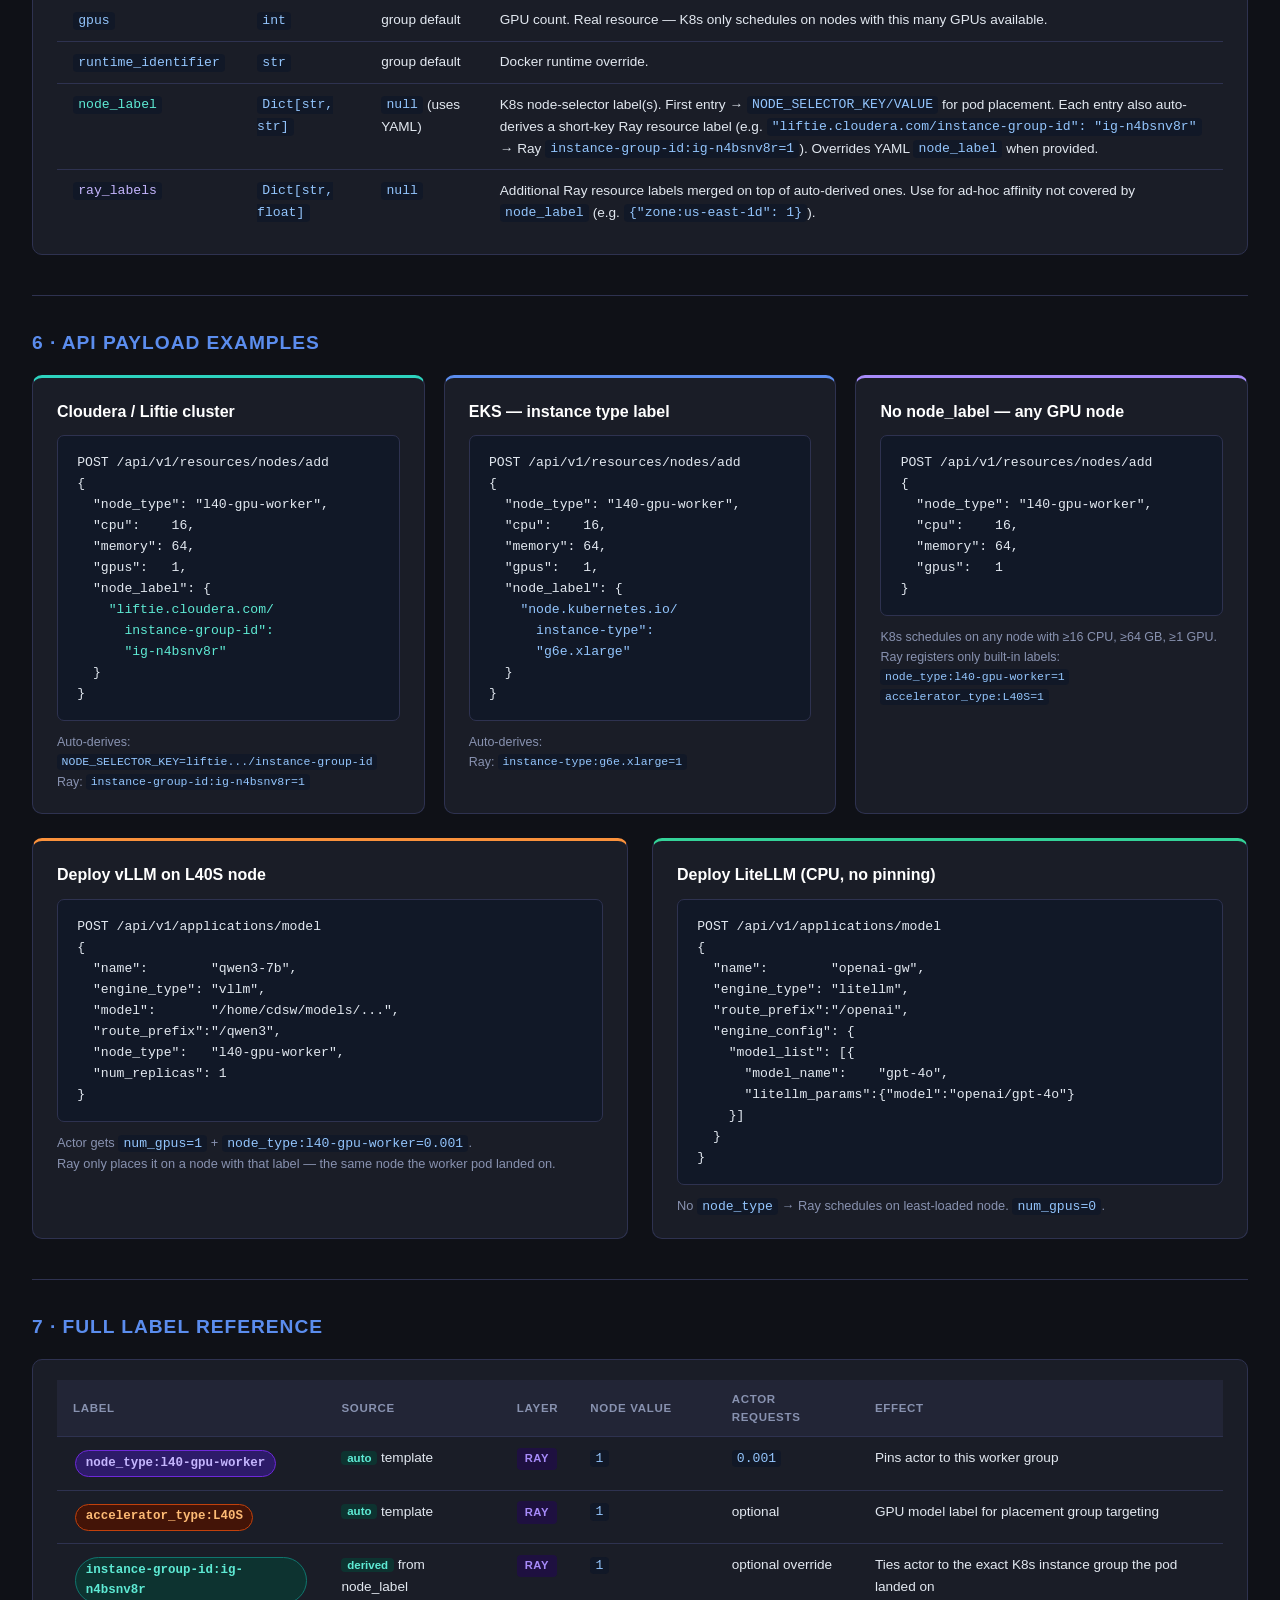
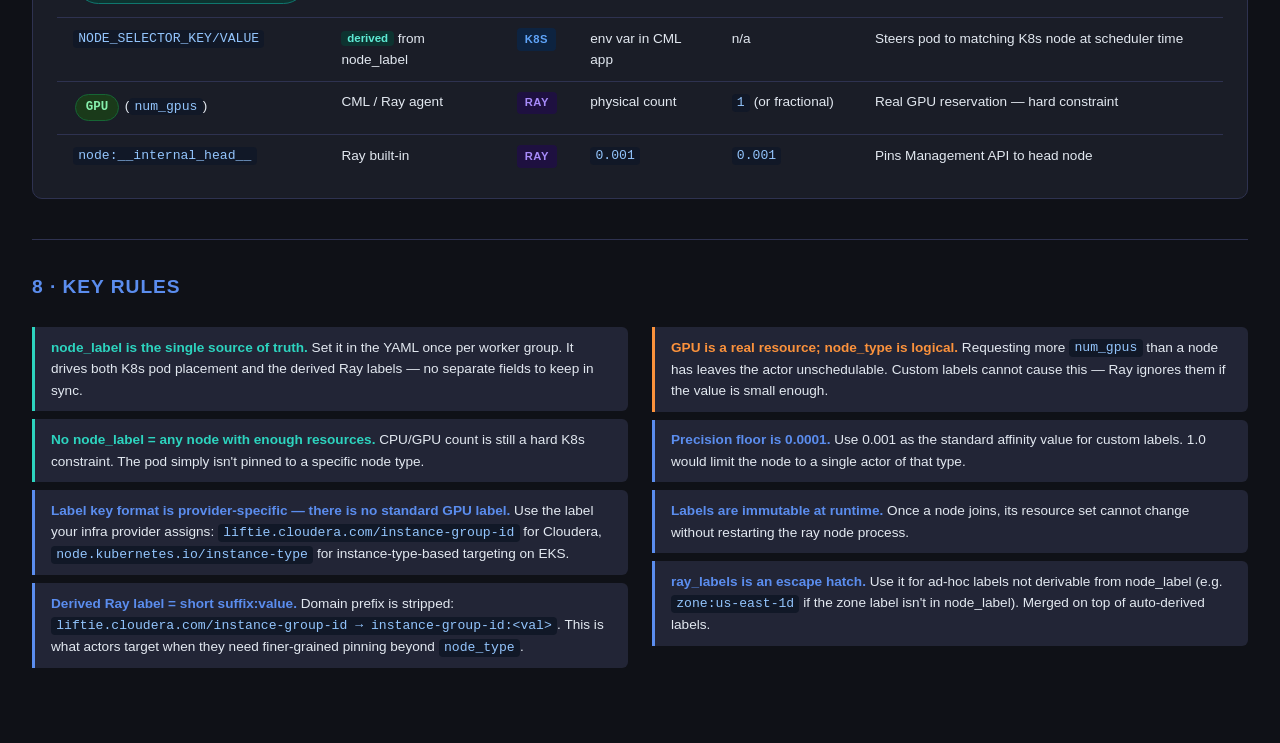
<file: docs/blog/figures/ray_label_management.html>
<!DOCTYPE html>
<html lang="en">
<head>
<meta charset="UTF-8">
<meta name="viewport" content="width=device-width, initial-scale=1.0">
<title>Ray Label Management — Worker &amp; App Side</title>
<style>
  :root {
    --bg: #0f1117;
    --surface: #1a1d27;
    --surface2: #222536;
    --border: #2e3250;
    --accent: #5b8dee;
    --accent2: #a78bfa;
    --green: #34d399;
    --yellow: #fbbf24;
    --red: #f87171;
    --orange: #fb923c;
    --teal: #2dd4bf;
    --text: #e2e8f0;
    --muted: #8892b0;
    --code-bg: #111827;
  }
  * { box-sizing: border-box; margin: 0; padding: 0; }
  body {
    font-family: -apple-system, BlinkMacSystemFont, "Segoe UI", Roboto, sans-serif;
    background: var(--bg);
    color: var(--text);
    line-height: 1.6;
    padding: 2rem;
  }
  h1 { font-size: 1.8rem; font-weight: 700; margin-bottom: 0.3rem; color: #fff; }
  h2 { font-size: 1.2rem; font-weight: 600; margin-bottom: 1rem; color: var(--accent); text-transform: uppercase; letter-spacing: 0.05em; }
  h3 { font-size: 1rem; font-weight: 600; margin-bottom: 0.5rem; color: #fff; }
  .subtitle { color: var(--muted); margin-bottom: 2.5rem; font-size: 0.95rem; }
  .grid2 { display: grid; grid-template-columns: 1fr 1fr; gap: 1.5rem; margin-bottom: 1.5rem; }
  .grid3 { display: grid; grid-template-columns: 1fr 1fr 1fr; gap: 1.2rem; margin-bottom: 1.5rem; }
  @media (max-width: 900px) { .grid2, .grid3 { grid-template-columns: 1fr; } }
  .card {
    background: var(--surface);
    border: 1px solid var(--border);
    border-radius: 10px;
    padding: 1.3rem 1.5rem;
  }
  .card.accent-blue   { border-top: 3px solid var(--accent); }
  .card.accent-purple { border-top: 3px solid var(--accent2); }
  .card.accent-green  { border-top: 3px solid var(--green); }
  .card.accent-orange { border-top: 3px solid var(--orange); }
  .card.accent-yellow { border-top: 3px solid var(--yellow); }
  .card.accent-teal   { border-top: 3px solid var(--teal); }
  .card.accent-red    { border-top: 3px solid var(--red); }
  pre, code {
    font-family: "JetBrains Mono", "Fira Code", "Cascadia Code", monospace;
    font-size: 0.82rem;
  }
  pre {
    background: var(--code-bg);
    border: 1px solid var(--border);
    border-radius: 7px;
    padding: 1rem 1.2rem;
    overflow-x: auto;
    margin: 0.7rem 0;
  }
  code { background: var(--code-bg); padding: 0.1em 0.4em; border-radius: 4px; color: #93c5fd; }
  .pill {
    display: inline-block;
    border-radius: 999px;
    padding: 0.2em 0.75em;
    font-size: 0.78rem;
    font-family: monospace;
    font-weight: 600;
    margin: 0.2rem 0.15rem;
  }
  .pill.gpu    { background: #1a3a1a; color: #86efac; border: 1px solid #166534; }
  .pill.cpu    { background: #1e3a5f; color: #93c5fd; border: 1px solid #1d4ed8; }
  .pill.custom { background: #2d1b69; color: #c4b5fd; border: 1px solid #6d28d9; }
  .pill.accel  { background: #431407; color: #fdba74; border: 1px solid #c2410c; }
  .pill.derived{ background: #0d3330; color: #5eead4; border: 1px solid #0f766e; }
  .flow {
    display: flex;
    align-items: center;
    gap: 0.5rem;
    flex-wrap: wrap;
    margin: 0.6rem 0;
    font-size: 0.82rem;
  }
  .flow-box {
    background: var(--surface2);
    border: 1px solid var(--border);
    border-radius: 6px;
    padding: 0.3rem 0.8rem;
    font-family: monospace;
    font-size: 0.78rem;
    line-height: 1.4;
  }
  .flow-box.k8s   { border-color: #0f766e; color: #5eead4; }
  .flow-box.ray   { border-color: #6d28d9; color: #c4b5fd; }
  .flow-box.input { border-color: #5b8dee; color: #93c5fd; }
  .arrow { color: var(--muted); font-size: 1rem; }
  table { width: 100%; border-collapse: collapse; font-size: 0.85rem; }
  th {
    background: var(--surface2);
    color: var(--muted);
    font-weight: 600;
    text-transform: uppercase;
    font-size: 0.72rem;
    letter-spacing: 0.06em;
    padding: 0.6rem 1rem;
    text-align: left;
    border-bottom: 1px solid var(--border);
  }
  td { padding: 0.6rem 1rem; border-bottom: 1px solid var(--border); vertical-align: top; }
  tr:last-child td { border-bottom: none; }
  .section { margin-bottom: 2.5rem; }
  .rule {
    background: var(--surface2);
    border-left: 3px solid var(--accent);
    border-radius: 0 6px 6px 0;
    padding: 0.6rem 1rem;
    margin: 0.5rem 0;
    font-size: 0.85rem;
  }
  .rule.teal   { border-left-color: var(--teal); }
  .rule.green  { border-left-color: var(--green); }
  .rule.orange { border-left-color: var(--orange); }
  .rule.red    { border-left-color: var(--red); }
  .rule strong { color: var(--accent); }
  .rule.teal strong   { color: var(--teal); }
  .rule.green strong  { color: var(--green); }
  .rule.orange strong { color: var(--orange); }
  .rule.red strong    { color: var(--red); }
  .divider { border: none; border-top: 1px solid var(--border); margin: 2rem 0; }
  .node-box {
    background: var(--surface2);
    border: 1px solid var(--border);
    border-radius: 8px;
    padding: 1rem 1.2rem;
    margin: 0.5rem 0;
  }
  .node-box .node-title {
    font-size: 0.8rem; font-weight: 700; text-transform: uppercase;
    letter-spacing: 0.07em; color: var(--muted); margin-bottom: 0.5rem;
  }
  .layer-badge {
    display: inline-block; padding: 0.2em 0.7em; border-radius: 4px;
    font-size: 0.7rem; font-weight: 700; text-transform: uppercase; letter-spacing: 0.05em;
  }
  .layer-k8s { background: #0d2340; color: #60a5fa; }
  .layer-ray { background: #1e1040; color: #a78bfa; }
  .badge-auto { background: #0d3330; color: #5eead4; border-radius: 4px; padding: .1em .5em; font-size: .72rem; font-weight: 700; }
  .badge-user { background: #2d1b69; color: #c4b5fd; border-radius: 4px; padding: .1em .5em; font-size: .72rem; font-weight: 700; }
</style>
</head>
<body>

<h1>Ray Label Management</h1>
<p class="subtitle">Single source of truth: <code>node_label</code> drives both K8s pod placement and Ray actor scheduling. Node selection order: CPU/GPU resources first, then <code>node_label</code> as tiebreaker.</p>

<!-- ── SECTION 1: Design principle ────────────────────────────────────── -->
<div class="section">
  <h2>1 · Design Principle — One Field, Two Layers</h2>

  <div class="grid2">
    <div class="card accent-blue">
      <h3>Why a single <code>node_label</code> field?</h3>
      <p style="color:var(--muted);font-size:.85rem;margin:.5rem 0 .8rem">
        K8s node labels are <strong>provider-specific</strong> — there is no universal GPU label.
        Hardcoding any of them would break across infra providers.
      </p>
      <table>
        <thead><tr><th>Provider</th><th>Typical GPU node label</th></tr></thead>
        <tbody>
          <tr><td>Cloudera / Liftie</td><td><code style="font-size:.75rem">liftie.cloudera.com/instance-group-id</code></td></tr>
          <tr><td>EKS (instance type)</td><td><code style="font-size:.75rem">node.kubernetes.io/instance-type</code></td></tr>
          <tr><td>NVIDIA GFD</td><td><code style="font-size:.75rem">nvidia.com/gpu.product</code></td></tr>
          <tr><td>GKE</td><td><code style="font-size:.75rem">cloud.google.com/gke-accelerator</code></td></tr>
        </tbody>
      </table>
      <p style="color:var(--muted);font-size:.82rem;margin-top:.6rem">
        The user supplies the right label for their cluster. The system auto-derives everything else.
      </p>
    </div>

    <div class="card accent-teal">
      <h3>Node selection order</h3>
      <div class="rule teal" style="margin-top:.5rem">
        <strong>Step 1 — Hard resources (CPU / memory / GPU count)</strong><br>
        CML sizes the pod. K8s will only schedule it on nodes that have enough CPU, memory, and GPUs. This filters to the candidate set.
      </div>
      <div class="rule teal">
        <strong>Step 2 — node_label (tiebreaker / pinning)</strong><br>
        <code>NODE_SELECTOR_KEY/VALUE</code> env vars steer the pod to the exact K8s node within the candidate set. Without this, any node with enough resources is eligible.
      </div>
      <div class="rule teal">
        <strong>Step 3 — Ray actor scheduling</strong><br>
        Auto-derived Ray labels (from <code>node_label</code>) pin actors to the same node the pod landed on. Ensures actors don't drift to a different Ray worker.
      </div>
    </div>
  </div>
</div>

<hr class="divider">

<!-- ── SECTION 2: Derivation flow ─────────────────────────────────────── -->
<div class="section">
  <h2>2 · Automatic Derivation — One Input, Three Outputs</h2>
  <p style="color:var(--muted);font-size:.85rem;margin-bottom:1rem">
    Providing <code>node_label</code> once (in YAML or at request time) produces all three targeting artifacts automatically.
  </p>

  <div class="card" style="margin-bottom:1.2rem">
    <div class="flow">
      <div class="flow-box input">node_label:<br>"liftie.cloudera.com/instance-group-id": "ig-n4bsnv8r"</div>
      <span class="arrow">→</span>
      <div style="display:flex;flex-direction:column;gap:.4rem">
        <div class="flow-box k8s"><span class="layer-badge layer-k8s">K8s</span> NODE_SELECTOR_KEY = liftie.cloudera.com/instance-group-id<br>NODE_SELECTOR_VALUE = ig-n4bsnv8r</div>
        <div class="flow-box ray"><span class="layer-badge layer-ray">Ray</span> node_type:l40-gpu-worker = 1 &nbsp; <span class="badge-auto">built-in</span><br>accelerator_type:L40S = 1 &nbsp; <span class="badge-auto">built-in</span><br>instance-group-id:ig-n4bsnv8r = 1 &nbsp; <span class="badge-auto">derived</span></div>
      </div>
    </div>
    <p style="color:var(--muted);font-size:.8rem;margin-top:.7rem">
      <span class="badge-auto">auto</span> = system derives it &nbsp;|&nbsp;
      <span class="badge-user">user</span> = user supplies it &nbsp;|&nbsp;
      Derivation: strip domain prefix from the label key → <code>instance-group-id:&lt;value&gt;</code>
    </p>
  </div>

  <div class="grid2">
    <div class="card accent-green">
      <h3>cai_service.py — derivation code</h3>
      <pre><span style="color:var(--muted)"># 1. built-in Ray labels (always)</span>
_ray = {f"node_type:{group.node_type}": 1}
if group.accelerator_type:
    _ray[f"accelerator_type:{group.accelerator_type}"] = 1

<span style="color:#34d399"># 2. derived from node_label (auto)</span>
_nl = node_label or group.node_label
if _nl:
    for _k, _v in _nl.items():
        _short = _k.split("/")[-1]
        _ray[f"{_short}:{_v}"] = 1

<span style="color:var(--muted)"># 3. explicit overrides (optional)</span>
if ray_labels:
    _ray.update(ray_labels)

env["RAY_EXTRA_RESOURCES"] = json.dumps(_ray)</pre>
    </div>

    <div class="card accent-blue">
      <h3>cai_cluster.py — K8s selector output</h3>
      <pre><span style="color:var(--muted)"># launch_worker() — node_label → K8s pod placement</span>
if group.node_label:
    _nl_key, _nl_val = next(
        iter(group.node_label.items())
    )
    env["NODE_SELECTOR_KEY"]   = _nl_key
    env["NODE_SELECTOR_VALUE"] = _nl_val</pre>
      <p style="color:var(--muted);font-size:.82rem;margin-top:.5rem">
        CML reads <code>NODE_SELECTOR_KEY/VALUE</code> to apply a Kubernetes node-selector to the pod before it starts. This happens at the K8s scheduler level — before Ray even runs.
      </p>
    </div>
  </div>
</div>

<hr class="divider">

<!-- ── SECTION 3: Worker node labels ──────────────────────────────────── -->
<div class="section">
  <h2>3 · Worker Node — Final Ray Resource Set</h2>

  <div class="grid2">
    <div>
      <div class="node-box">
        <div class="node-title">L40S GPU Worker (Cloudera cluster)</div>
        <pre><span style="color:var(--muted)"># ray start --resources (merged)</span>
{
  <span style="color:#8892b0">"node_type:l40-gpu-worker":     1,</span>  <span class="badge-auto">auto</span>
  <span style="color:#8892b0">"accelerator_type:L40S":        1,</span>  <span class="badge-auto">auto</span>
  <span style="color:#5eead4">"instance-group-id:ig-n4bsnv8r":1</span>   <span class="badge-auto">derived</span>
}</pre>
        <div>
          <span class="pill custom">node_type:l40-gpu-worker</span>
          <span class="pill accel">accelerator_type:L40S</span>
          <span class="pill derived">instance-group-id:ig-n4bsnv8r</span>
        </div>
      </div>

      <div class="node-box" style="margin-top:.8rem">
        <div class="node-title">L40S GPU Worker (EKS, instance-type label)</div>
        <pre>{
  <span style="color:#8892b0">"node_type:l40-gpu-worker":     1,</span>  <span class="badge-auto">auto</span>
  <span style="color:#8892b0">"accelerator_type:L40S":        1,</span>  <span class="badge-auto">auto</span>
  <span style="color:#5eead4">"instance-type:g6e.xlarge":     1</span>   <span class="badge-auto">derived</span>
}</pre>
        <div>
          <span class="pill custom">node_type:l40-gpu-worker</span>
          <span class="pill accel">accelerator_type:L40S</span>
          <span class="pill derived">instance-type:g6e.xlarge</span>
        </div>
      </div>
    </div>

    <div class="card accent-purple">
      <h3>YAML configuration — user supplies node_label once</h3>
      <pre><span style="color:var(--muted)"># configs/ray_cluster_config.yaml</span>
- name:      l40-gpu-workers
  node_type: l40-gpu-worker
  cpu:       16
  memory:    64
  gpus:      1
  accelerator_type: L40S

  node_label:  <span style="color:#c4b5fd"># provider-specific — user sets this</span>
    <span style="color:#c4b5fd">liftie.cloudera.com/instance-group-id: ig-n4bsnv8r</span>
    <span style="color:var(--muted"># OR for EKS:</span>
    <span style="color:var(--muted)"># node.kubernetes.io/instance-type: g6e.xlarge</span>
    <span style="color:var(--muted)"># OR for NVIDIA GFD:</span>
    <span style="color:var(--muted)"># nvidia.com/gpu.product: NVIDIA-L40S</span></pre>
      <p style="color:var(--muted);font-size:.82rem;margin-top:.5rem">
        Everything else (K8s selector, Ray labels) is derived automatically. No other config needed.
      </p>
    </div>
  </div>
</div>

<hr class="divider">

<!-- ── SECTION 4: App / deployment side ───────────────────────────────── -->
<div class="section">
  <h2>4 · Application Side — Actor Pinning</h2>
  <p style="color:var(--muted);font-size:.85rem;margin-bottom:1rem">
    Deployment factories inject <code>node_type:&lt;type&gt; = 0.001</code> into <code>ray_actor_options["resources"]</code>.
    Actors can also target derived labels for finer-grained pinning.
  </p>

  <div class="grid2">
    <div class="card accent-orange">
      <h3>Factory code (vllm_engine.py)</h3>
      <pre><span style="color:var(--muted)"># node_type from DeployModelRequest</span>
if node_type:
    ray_actor_options.setdefault("resources", {})
    ray_actor_options["resources"][
        f"node_type:{node_type}"
    ] = 0.001

<span style="color:var(--muted)"># Result for L40S vLLM deployment:</span>
{
  "num_cpus": 2,
  "num_gpus": 1,
  "resources": {
    "node_type:l40-gpu-worker": 0.001
  },
  "runtime_env": {
    "py_executable":
      "/home/cdsw/.venv-vllm/bin/python"
  }
}</pre>
    </div>

    <div>
      <div class="card accent-yellow">
        <h3>Why 0.001 for custom labels?</h3>
        <table>
          <thead><tr><th>Value</th><th>Max concurrent actors</th></tr></thead>
          <tbody>
            <tr><td><code>1.0</code></td><td>1 (blocks all others)</td></tr>
            <tr><td><code>0.1</code></td><td>10</td></tr>
            <tr><td><code>0.001</code> ✓</td><td><strong>1000</strong></td></tr>
          </tbody>
        </table>
        <p style="color:var(--muted);font-size:.82rem;margin-top:.6rem">
          0.001 = affinity without capacity consumption. Ray's minimum precision is 0.0001.
        </p>
      </div>
      <div class="card accent-blue" style="margin-top:1rem">
        <h3>GPU is a real resource</h3>
        <p style="color:var(--muted);font-size:.85rem">
          <code>num_gpus=1</code> reserves an actual GPU tracked by Ray. Cannot exceed the node's physical GPU count. Custom labels (node_type, derived) are logical only.
        </p>
      </div>
    </div>
  </div>
</div>

<hr class="divider">

<!-- ── SECTION 5: AddNodeRequest schema ───────────────────────────────── -->
<div class="section">
  <h2>5 · AddNodeRequest — Simplified Schema</h2>
  <div class="card">
    <p style="color:var(--muted);font-size:.85rem;margin-bottom:1rem">
      <code>environment_vars</code> has been removed. <code>node_label</code> is the single field that drives both K8s pod placement and Ray label derivation.
    </p>
    <table>
      <thead>
        <tr><th>Field</th><th>Type</th><th>Default</th><th>Description</th></tr>
      </thead>
      <tbody>
        <tr>
          <td><code>node_type</code></td>
          <td><code>str</code></td>
          <td><code>"worker"</code></td>
          <td>Logical group name; must match a group in <code>ray_cluster_info.json</code></td>
        </tr>
        <tr>
          <td><code>cpu</code></td>
          <td><code>int</code></td>
          <td>group default</td>
          <td>CPU cores override. K8s will refuse to schedule if no node has enough CPU.</td>
        </tr>
        <tr>
          <td><code>memory</code></td>
          <td><code>int</code></td>
          <td>group default</td>
          <td>Memory in GB. Same hard constraint as CPU.</td>
        </tr>
        <tr>
          <td><code>gpus</code></td>
          <td><code>int</code></td>
          <td>group default</td>
          <td>GPU count. Real resource — K8s only schedules on nodes with this many GPUs available.</td>
        </tr>
        <tr>
          <td><code>runtime_identifier</code></td>
          <td><code>str</code></td>
          <td>group default</td>
          <td>Docker runtime override.</td>
        </tr>
        <tr>
          <td><code style="color:#5eead4">node_label</code></td>
          <td><code>Dict[str, str]</code></td>
          <td><code>null</code> (uses YAML)</td>
          <td>
            K8s node-selector label(s). First entry → <code>NODE_SELECTOR_KEY/VALUE</code> for pod placement.
            Each entry also auto-derives a short-key Ray resource label
            (e.g. <code>"liftie.cloudera.com/instance-group-id": "ig-n4bsnv8r"</code>
            → Ray <code>instance-group-id:ig-n4bsnv8r=1</code>).
            Overrides YAML <code>node_label</code> when provided.
          </td>
        </tr>
        <tr>
          <td><code style="color:#c4b5fd">ray_labels</code></td>
          <td><code>Dict[str, float]</code></td>
          <td><code>null</code></td>
          <td>
            Additional Ray resource labels merged on top of auto-derived ones.
            Use for ad-hoc affinity not covered by <code>node_label</code>
            (e.g. <code>{"zone:us-east-1d": 1}</code>).
          </td>
        </tr>
      </tbody>
    </table>
  </div>
</div>

<hr class="divider">

<!-- ── SECTION 6: Payload examples ────────────────────────────────────── -->
<div class="section">
  <h2>6 · API Payload Examples</h2>
  <div class="grid3">
    <div class="card accent-teal">
      <h3>Cloudera / Liftie cluster</h3>
      <pre>POST /api/v1/resources/nodes/add
{
  "node_type": "l40-gpu-worker",
  "cpu":    16,
  "memory": 64,
  "gpus":   1,
  "node_label": {
    <span style="color:#5eead4">"liftie.cloudera.com/
      instance-group-id":
      "ig-n4bsnv8r"</span>
  }
}</pre>
      <p style="color:var(--muted);font-size:.78rem;margin-top:.4rem">
        Auto-derives:<br>
        <code style="font-size:.72rem">NODE_SELECTOR_KEY=liftie.../instance-group-id</code><br>
        Ray: <code style="font-size:.72rem">instance-group-id:ig-n4bsnv8r=1</code>
      </p>
    </div>

    <div class="card accent-blue">
      <h3>EKS — instance type label</h3>
      <pre>POST /api/v1/resources/nodes/add
{
  "node_type": "l40-gpu-worker",
  "cpu":    16,
  "memory": 64,
  "gpus":   1,
  "node_label": {
    <span style="color:#93c5fd">"node.kubernetes.io/
      instance-type":
      "g6e.xlarge"</span>
  }
}</pre>
      <p style="color:var(--muted);font-size:.78rem;margin-top:.4rem">
        Auto-derives:<br>
        Ray: <code style="font-size:.72rem">instance-type:g6e.xlarge=1</code>
      </p>
    </div>

    <div class="card accent-purple">
      <h3>No node_label — any GPU node</h3>
      <pre>POST /api/v1/resources/nodes/add
{
  "node_type": "l40-gpu-worker",
  "cpu":    16,
  "memory": 64,
  "gpus":   1
}</pre>
      <p style="color:var(--muted);font-size:.78rem;margin-top:.4rem">
        K8s schedules on any node with ≥16 CPU, ≥64 GB, ≥1 GPU.<br>
        Ray registers only built-in labels:<br>
        <code style="font-size:.72rem">node_type:l40-gpu-worker=1</code><br>
        <code style="font-size:.72rem">accelerator_type:L40S=1</code>
      </p>
    </div>
  </div>

  <div class="grid2">
    <div class="card accent-orange">
      <h3>Deploy vLLM on L40S node</h3>
      <pre>POST /api/v1/applications/model
{
  "name":        "qwen3-7b",
  "engine_type": "vllm",
  "model":       "/home/cdsw/models/...",
  "route_prefix":"/qwen3",
  "node_type":   "l40-gpu-worker",
  "num_replicas": 1
}</pre>
      <p style="color:var(--muted);font-size:.8rem;margin-top:.5rem">
        Actor gets <code>num_gpus=1</code> + <code>node_type:l40-gpu-worker=0.001</code>.<br>
        Ray only places it on a node with that label — the same node the worker pod landed on.
      </p>
    </div>

    <div class="card accent-green">
      <h3>Deploy LiteLLM (CPU, no pinning)</h3>
      <pre>POST /api/v1/applications/model
{
  "name":        "openai-gw",
  "engine_type": "litellm",
  "route_prefix":"/openai",
  "engine_config": {
    "model_list": [{
      "model_name":    "gpt-4o",
      "litellm_params":{"model":"openai/gpt-4o"}
    }]
  }
}</pre>
      <p style="color:var(--muted);font-size:.8rem;margin-top:.5rem">
        No <code>node_type</code> → Ray schedules on least-loaded node. <code>num_gpus=0</code>.
      </p>
    </div>
  </div>
</div>

<hr class="divider">

<!-- ── SECTION 7: Full label reference ────────────────────────────────── -->
<div class="section">
  <h2>7 · Full Label Reference</h2>
  <div class="card">
    <table>
      <thead>
        <tr><th>Label</th><th>Source</th><th>Layer</th><th>Node value</th><th>Actor requests</th><th>Effect</th></tr>
      </thead>
      <tbody>
        <tr>
          <td><span class="pill custom">node_type:l40-gpu-worker</span></td>
          <td><span class="badge-auto">auto</span> template</td>
          <td><span class="layer-badge layer-ray">Ray</span></td>
          <td><code>1</code></td>
          <td><code>0.001</code></td>
          <td>Pins actor to this worker group</td>
        </tr>
        <tr>
          <td><span class="pill accel">accelerator_type:L40S</span></td>
          <td><span class="badge-auto">auto</span> template</td>
          <td><span class="layer-badge layer-ray">Ray</span></td>
          <td><code>1</code></td>
          <td>optional</td>
          <td>GPU model label for placement group targeting</td>
        </tr>
        <tr>
          <td><span class="pill derived">instance-group-id:ig-n4bsnv8r</span></td>
          <td><span class="badge-auto">derived</span> from node_label</td>
          <td><span class="layer-badge layer-ray">Ray</span></td>
          <td><code>1</code></td>
          <td>optional override</td>
          <td>Ties actor to the exact K8s instance group the pod landed on</td>
        </tr>
        <tr>
          <td><code>NODE_SELECTOR_KEY/VALUE</code></td>
          <td><span class="badge-auto">derived</span> from node_label</td>
          <td><span class="layer-badge layer-k8s">K8s</span></td>
          <td>env var in CML app</td>
          <td>n/a</td>
          <td>Steers pod to matching K8s node at scheduler time</td>
        </tr>
        <tr>
          <td><span class="pill gpu">GPU</span> (<code>num_gpus</code>)</td>
          <td>CML / Ray agent</td>
          <td><span class="layer-badge layer-ray">Ray</span></td>
          <td>physical count</td>
          <td><code>1</code> (or fractional)</td>
          <td>Real GPU reservation — hard constraint</td>
        </tr>
        <tr>
          <td><code>node:__internal_head__</code></td>
          <td>Ray built-in</td>
          <td><span class="layer-badge layer-ray">Ray</span></td>
          <td><code>0.001</code></td>
          <td><code>0.001</code></td>
          <td>Pins Management API to head node</td>
        </tr>
      </tbody>
    </table>
  </div>
</div>

<hr class="divider">

<!-- ── SECTION 8: Key rules ────────────────────────────────────────────── -->
<div class="section">
  <h2>8 · Key Rules</h2>
  <div class="grid2">
    <div>
      <div class="rule teal"><strong>node_label is the single source of truth.</strong> Set it in the YAML once per worker group. It drives both K8s pod placement and the derived Ray labels — no separate fields to keep in sync.</div>
      <div class="rule teal"><strong>No node_label = any node with enough resources.</strong> CPU/GPU count is still a hard K8s constraint. The pod simply isn't pinned to a specific node type.</div>
      <div class="rule"><strong>Label key format is provider-specific — there is no standard GPU label.</strong> Use the label your infra provider assigns: <code>liftie.cloudera.com/instance-group-id</code> for Cloudera, <code>node.kubernetes.io/instance-type</code> for instance-type-based targeting on EKS.</div>
      <div class="rule"><strong>Derived Ray label = short suffix:value.</strong> Domain prefix is stripped: <code>liftie.cloudera.com/instance-group-id → instance-group-id:&lt;val&gt;</code>. This is what actors target when they need finer-grained pinning beyond <code>node_type</code>.</div>
    </div>
    <div>
      <div class="rule orange"><strong>GPU is a real resource; node_type is logical.</strong> Requesting more <code>num_gpus</code> than a node has leaves the actor unschedulable. Custom labels cannot cause this — Ray ignores them if the value is small enough.</div>
      <div class="rule"><strong>Precision floor is 0.0001.</strong> Use 0.001 as the standard affinity value for custom labels. 1.0 would limit the node to a single actor of that type.</div>
      <div class="rule"><strong>Labels are immutable at runtime.</strong> Once a node joins, its resource set cannot change without restarting the ray node process.</div>
      <div class="rule"><strong>ray_labels is an escape hatch.</strong> Use it for ad-hoc labels not derivable from node_label (e.g. <code>zone:us-east-1d</code> if the zone label isn't in node_label). Merged on top of auto-derived labels.</div>
    </div>
  </div>
</div>

</body>
</html>
</file>
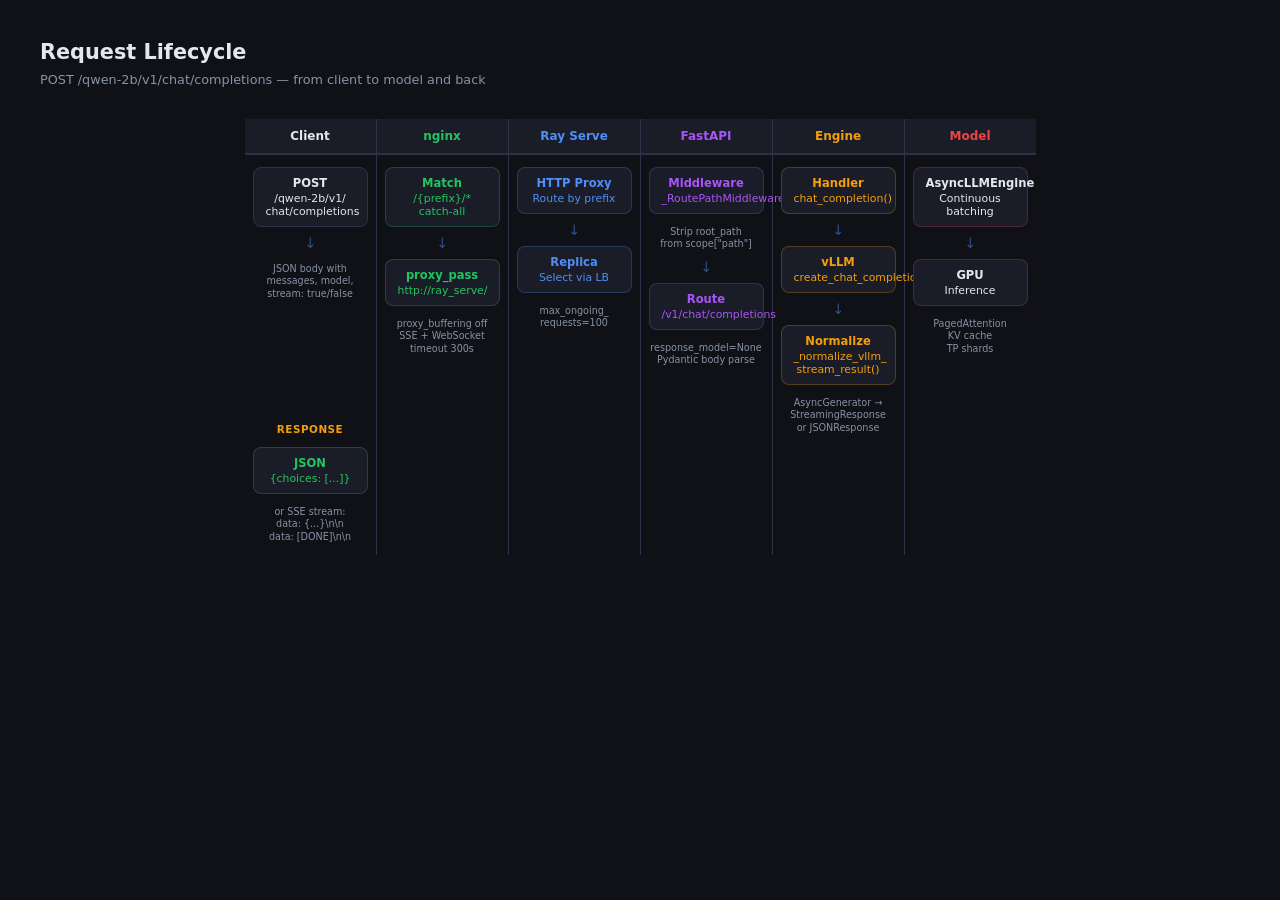
<file: docs/blog/figures/request-flow.html>
<!DOCTYPE html>
<html lang="en">
<head>
<meta charset="UTF-8">
<title>Request Lifecycle</title>
<style>
*{margin:0;padding:0;box-sizing:border-box}
body{background:#0f1117;color:#e2e8f0;font-family:Inter,system-ui,sans-serif;padding:40px;min-height:100vh}
h1{font-size:1.3rem;font-weight:600;margin-bottom:8px}
.subtitle{font-size:.8rem;color:#8892a4;margin-bottom:32px}
.swimlane{display:flex;gap:0;margin:0 auto;width:fit-content}
.lane{text-align:center;min-width:130px;border-right:1px solid #2e3147}
.lane:last-child{border-right:none}
.lane-header{background:#1a1d27;padding:10px 16px;font-size:.75rem;font-weight:600;border-bottom:2px solid #2e3147}
.lane-body{padding:12px 8px;min-height:400px;display:flex;flex-direction:column;align-items:center;gap:8px}
.step{background:#1a1d27;border:1px solid #2e3147;border-radius:8px;padding:8px 12px;font-size:.68rem;width:115px;text-align:center;transition:background .15s}
.step:hover{background:#1e2130}
.step b{display:block;font-size:.72rem;margin-bottom:2px}
.h-blue{border-color:#4f8ef740;color:#4f8ef7}
.h-blue b{color:#4f8ef7}
.h-green{border-color:#22c55e40;color:#22c55e}
.h-green b{color:#22c55e}
.h-purple{border-color:#a855f740;color:#a855f7}
.h-purple b{color:#a855f7}
.h-orange{border-color:#f59e0b40;color:#f59e0b}
.h-orange b{color:#f59e0b}
.arr{color:#4f8ef7;font-size:.9rem;opacity:.5}
.branch{display:flex;gap:6px;align-items:center}
.branch-label{font-size:.6rem;color:#8892a4;writing-mode:vertical-rl;transform:rotate(180deg)}
.note{font-size:.6rem;color:#8892a4;max-width:115px;line-height:1.3;margin-top:4px}
.section-label{font-size:.65rem;color:#f59e0b;font-weight:600;margin:8px 0 4px;text-transform:uppercase;letter-spacing:.05em}
</style>
</head>
<body>
<h1>Request Lifecycle</h1>
<p class="subtitle">POST /qwen-2b/v1/chat/completions &mdash; from client to model and back</p>

<div class="swimlane">

<div class="lane">
<div class="lane-header" style="color:#e2e8f0">Client</div>
<div class="lane-body">
<div class="step">
<b>POST</b>
/qwen-2b/v1/<br>chat/completions
</div>
<div class="arr">&darr;</div>
<div class="note">JSON body with<br>messages, model,<br>stream: true/false</div>
<div style="flex:1"></div>
<div class="section-label">Response</div>
<div class="step h-green">
<b>JSON</b>
{choices: [...]}
</div>
<div class="note">or SSE stream:<br>data: {...}\n\n<br>data: [DONE]\n\n</div>
</div>
</div>

<div class="lane">
<div class="lane-header" style="color:#22c55e">nginx</div>
<div class="lane-body">
<div class="step h-green">
<b>Match</b>
/{prefix}/* catch-all
</div>
<div class="arr">&darr;</div>
<div class="step h-green">
<b>proxy_pass</b>
http://ray_serve/
</div>
<div class="note">proxy_buffering off<br>SSE + WebSocket<br>timeout 300s</div>
</div>
</div>

<div class="lane">
<div class="lane-header" style="color:#4f8ef7">Ray Serve</div>
<div class="lane-body">
<div class="step h-blue">
<b>HTTP Proxy</b>
Route by prefix
</div>
<div class="arr">&darr;</div>
<div class="step h-blue">
<b>Replica</b>
Select via LB
</div>
<div class="note">max_ongoing_<br>requests=100</div>
</div>
</div>

<div class="lane">
<div class="lane-header" style="color:#a855f7">FastAPI</div>
<div class="lane-body">
<div class="step h-purple">
<b>Middleware</b>
_RoutePathMiddleware
</div>
<div class="note">Strip root_path<br>from scope["path"]</div>
<div class="arr">&darr;</div>
<div class="step h-purple">
<b>Route</b>
/v1/chat/completions
</div>
<div class="note">response_model=None<br>Pydantic body parse</div>
</div>
</div>

<div class="lane">
<div class="lane-header" style="color:#f59e0b">Engine</div>
<div class="lane-body">
<div class="step h-orange">
<b>Handler</b>
chat_completion()
</div>
<div class="arr">&darr;</div>
<div class="step h-orange">
<b>vLLM</b>
create_chat_completion
</div>
<div class="arr">&darr;</div>
<div class="step h-orange">
<b>Normalize</b>
_normalize_vllm_<br>stream_result()
</div>
<div class="note">AsyncGenerator &rarr;<br>StreamingResponse<br>or JSONResponse</div>
</div>
</div>

<div class="lane">
<div class="lane-header" style="color:#ef4444">Model</div>
<div class="lane-body">
<div class="step" style="border-color:#ef444440">
<b>AsyncLLMEngine</b>
Continuous batching
</div>
<div class="arr">&darr;</div>
<div class="step" style="border-color:#ef444440">
<b>GPU</b>
Inference
</div>
<div class="note">PagedAttention<br>KV cache<br>TP shards</div>
</div>
</div>

</div>
</body>
</html>
</file>
